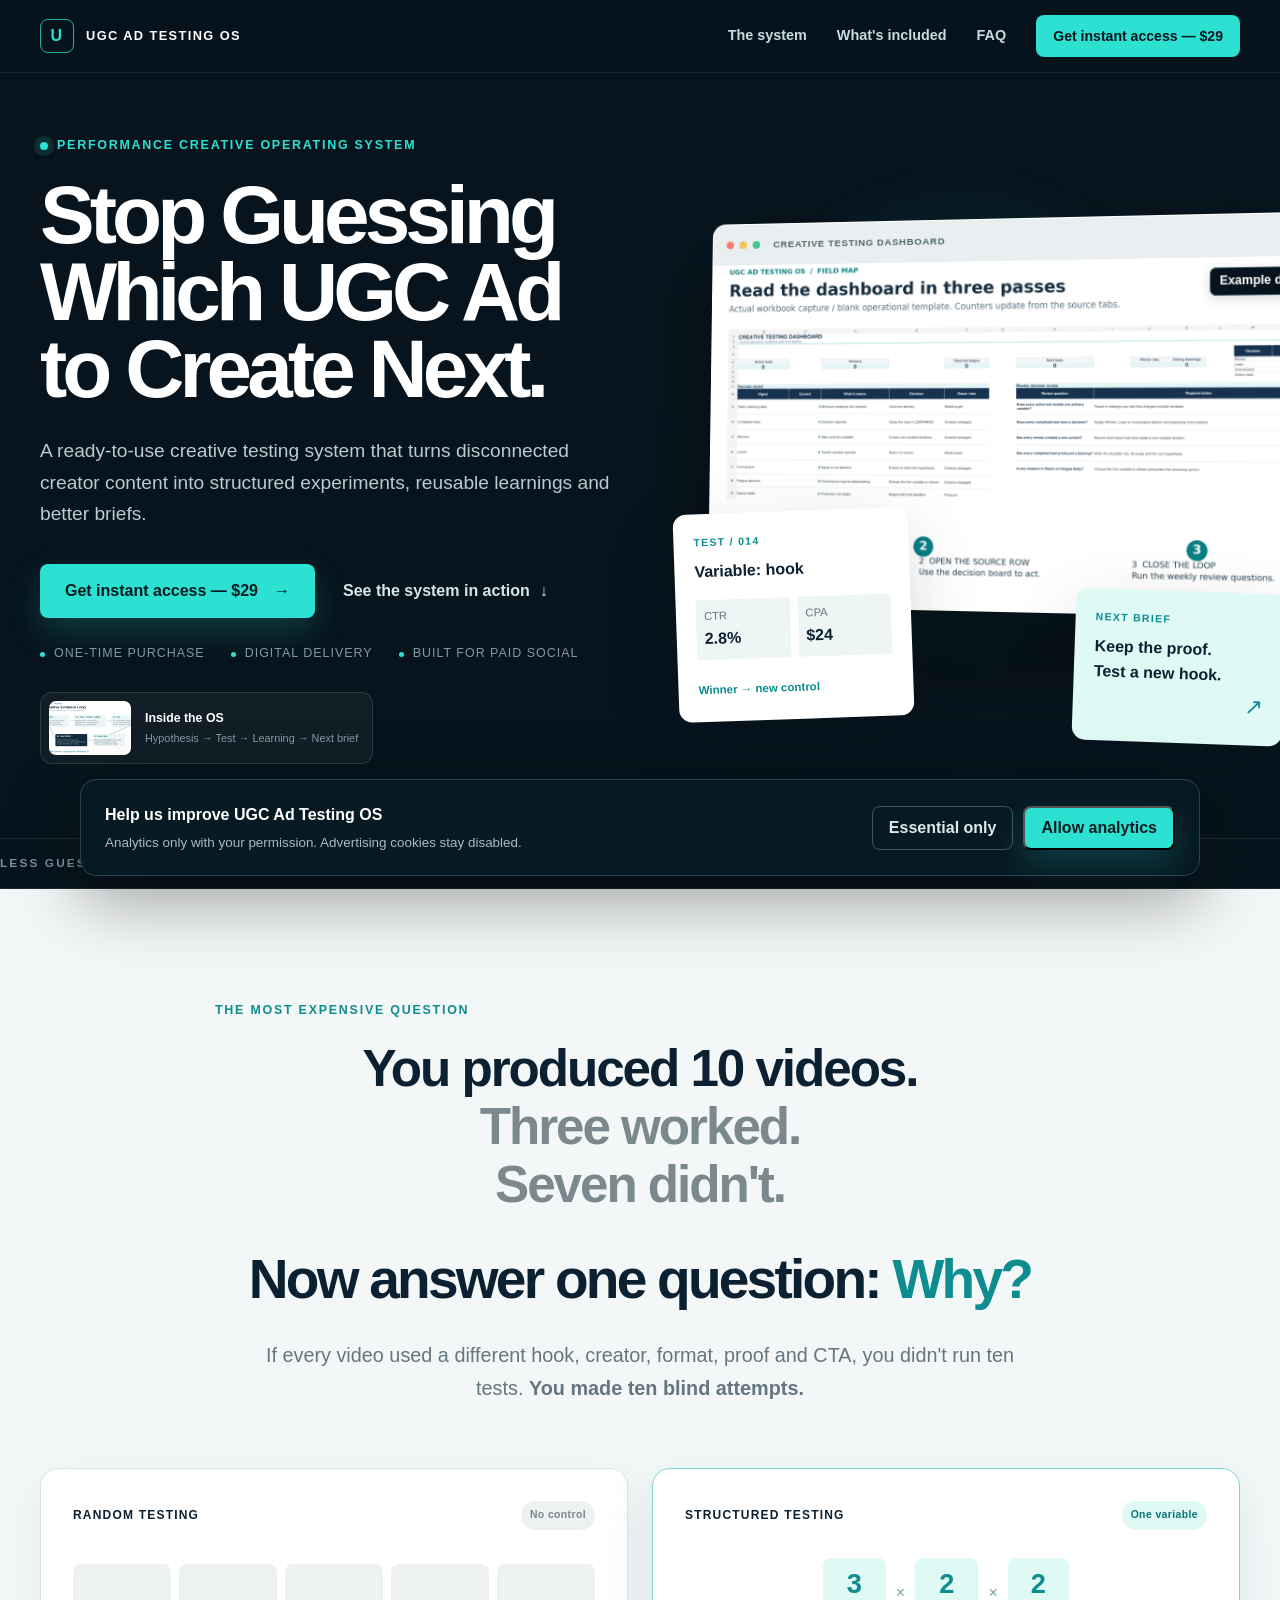
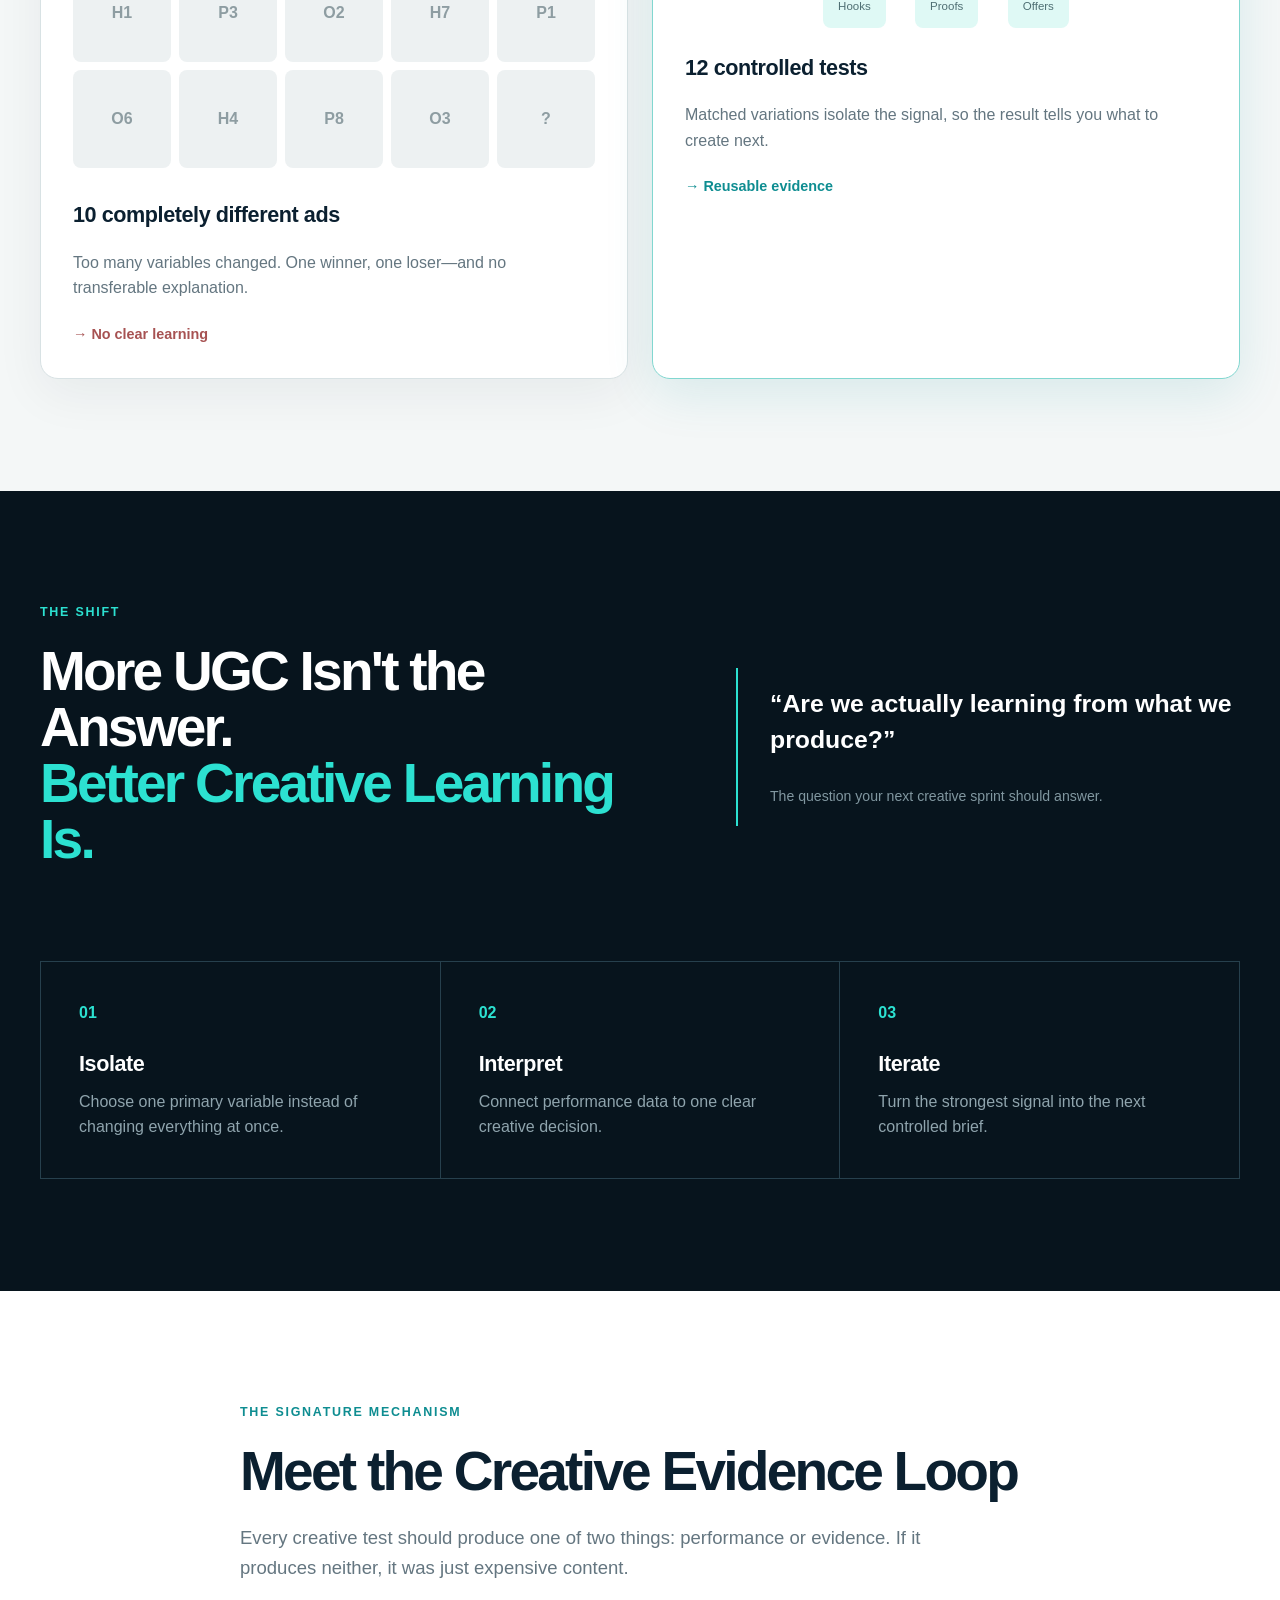
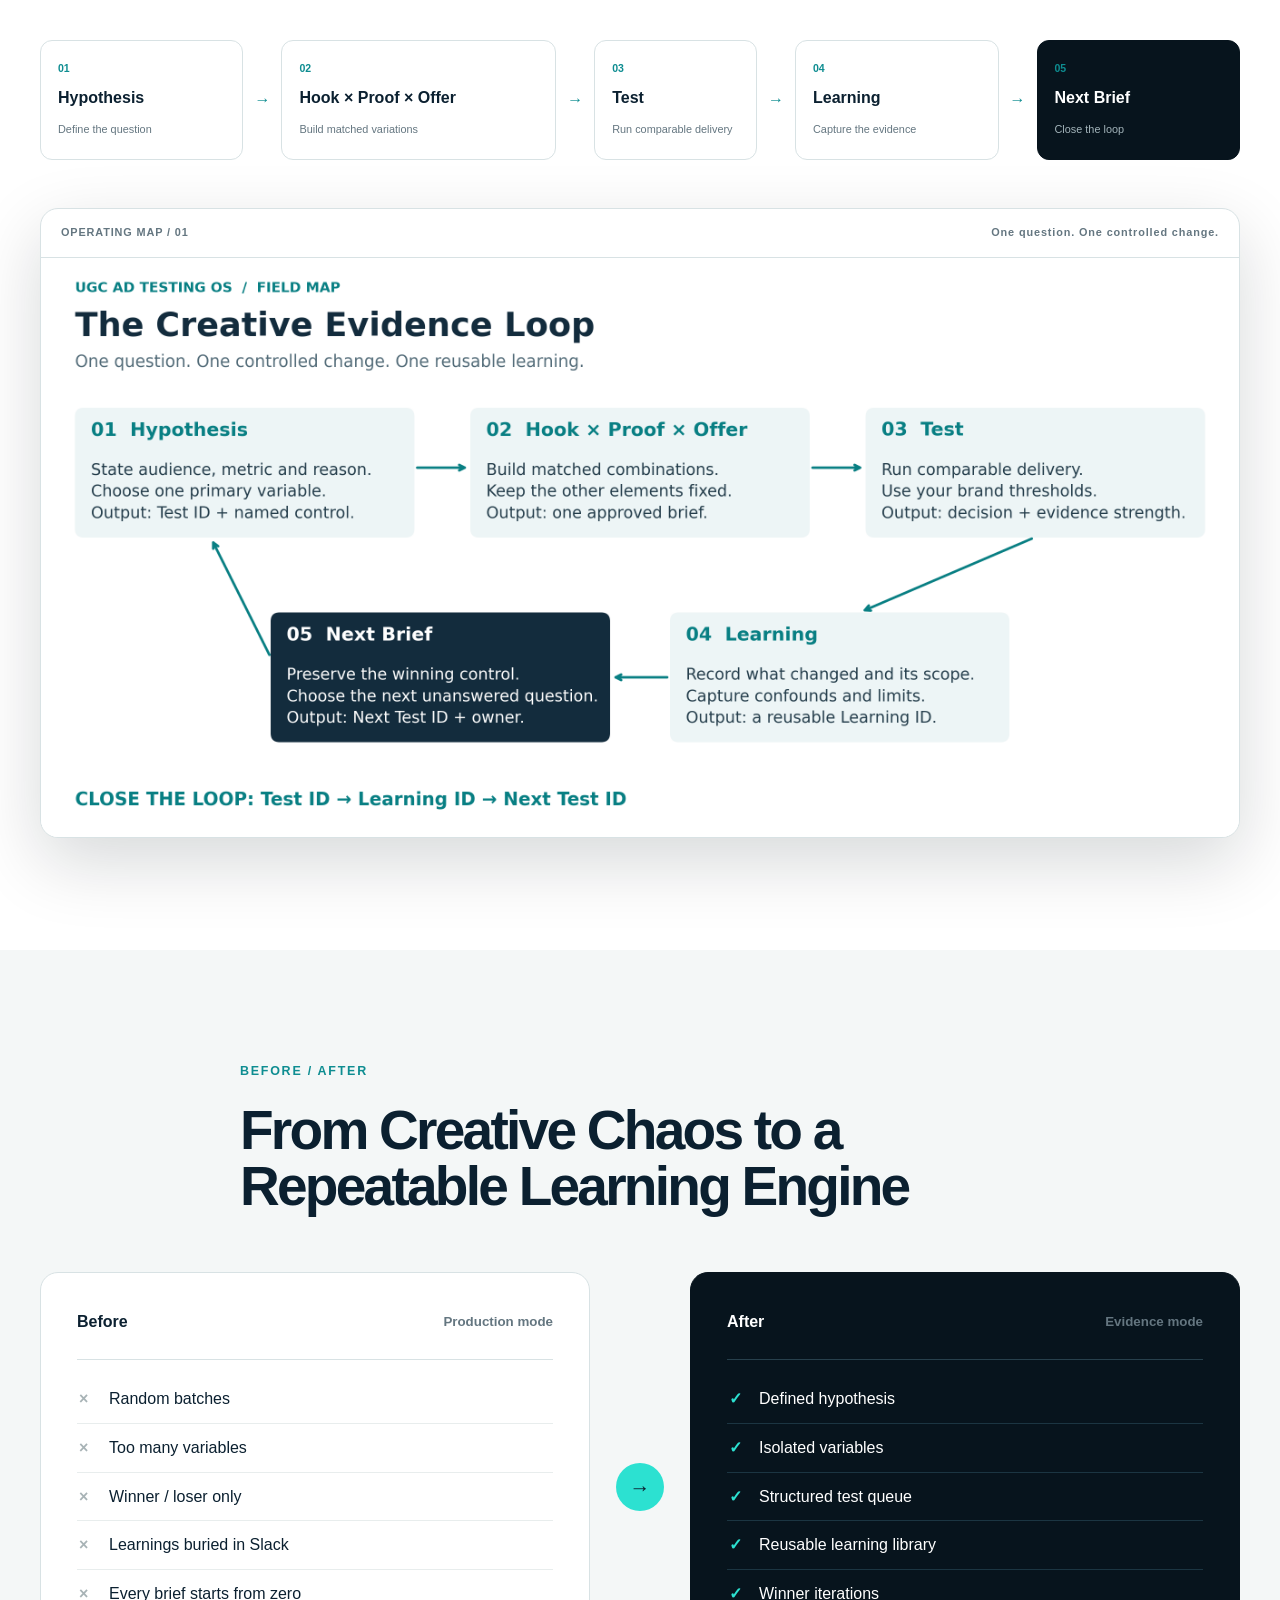
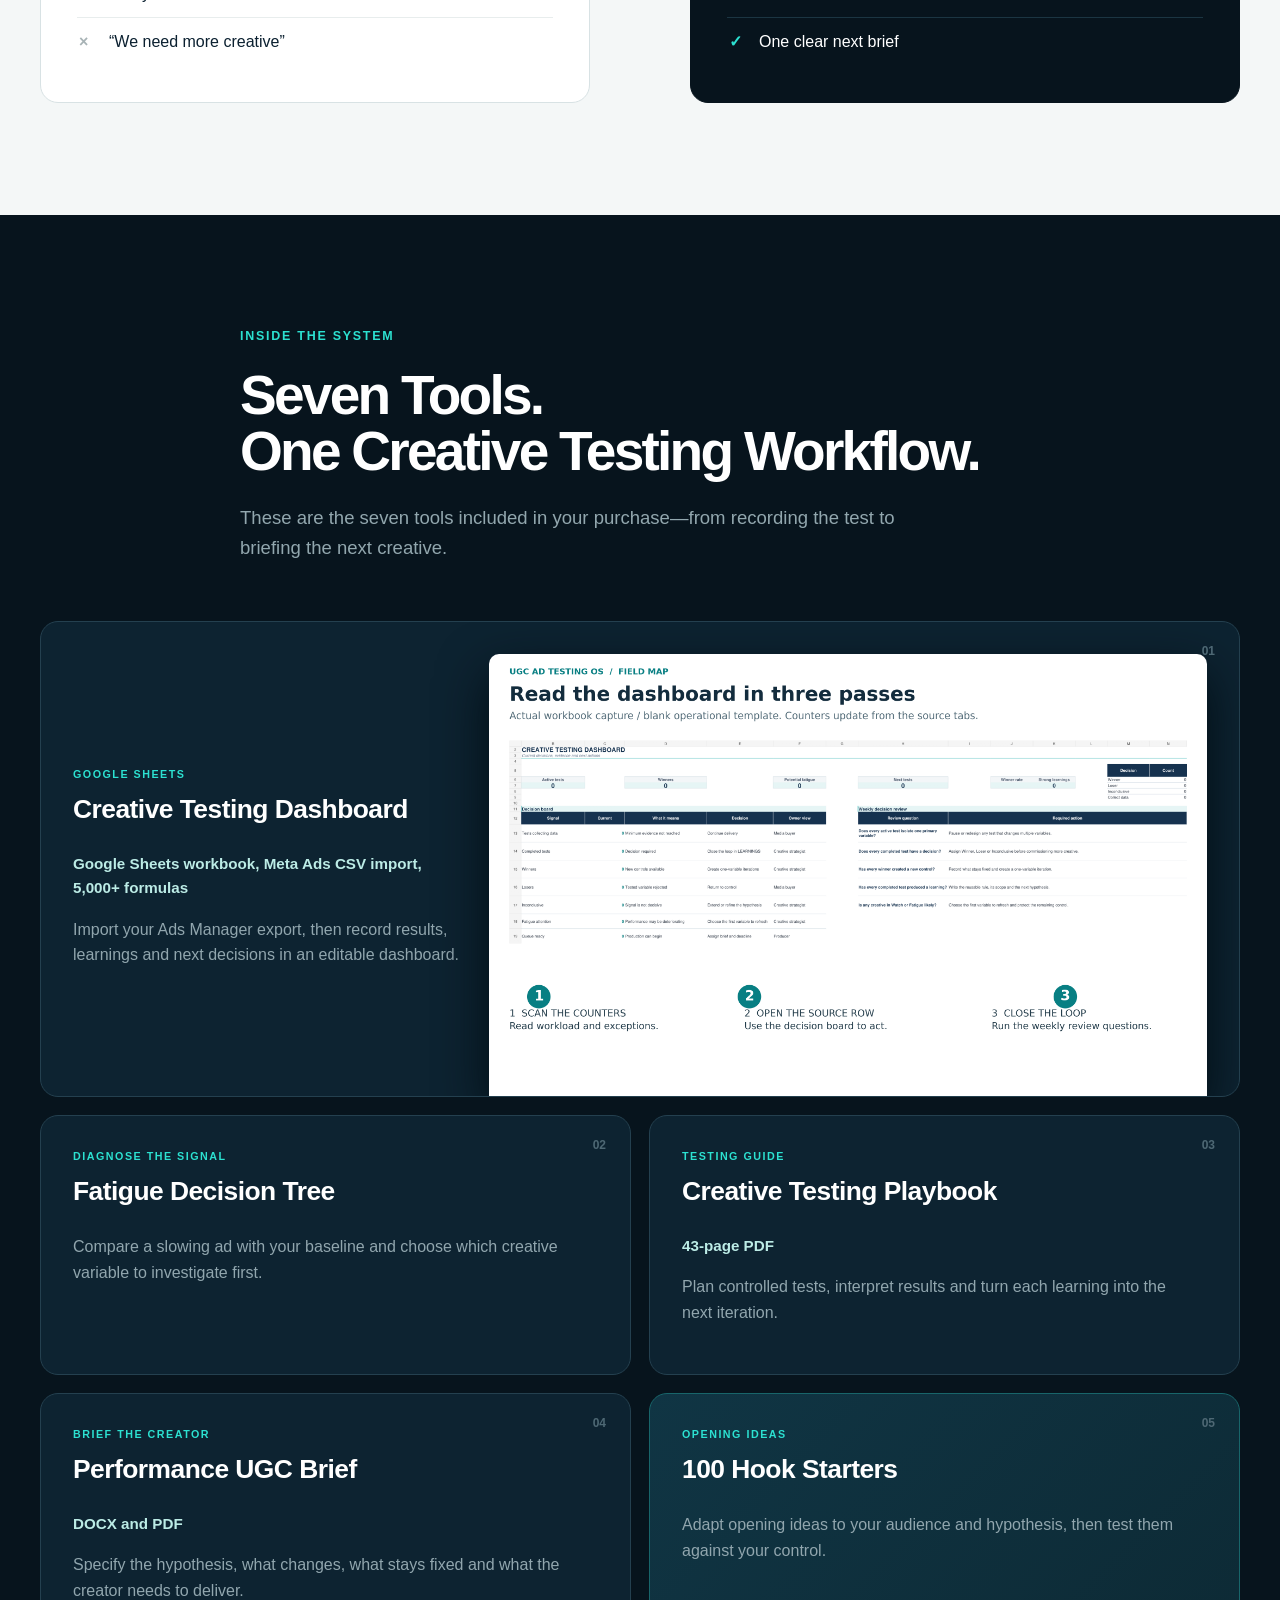
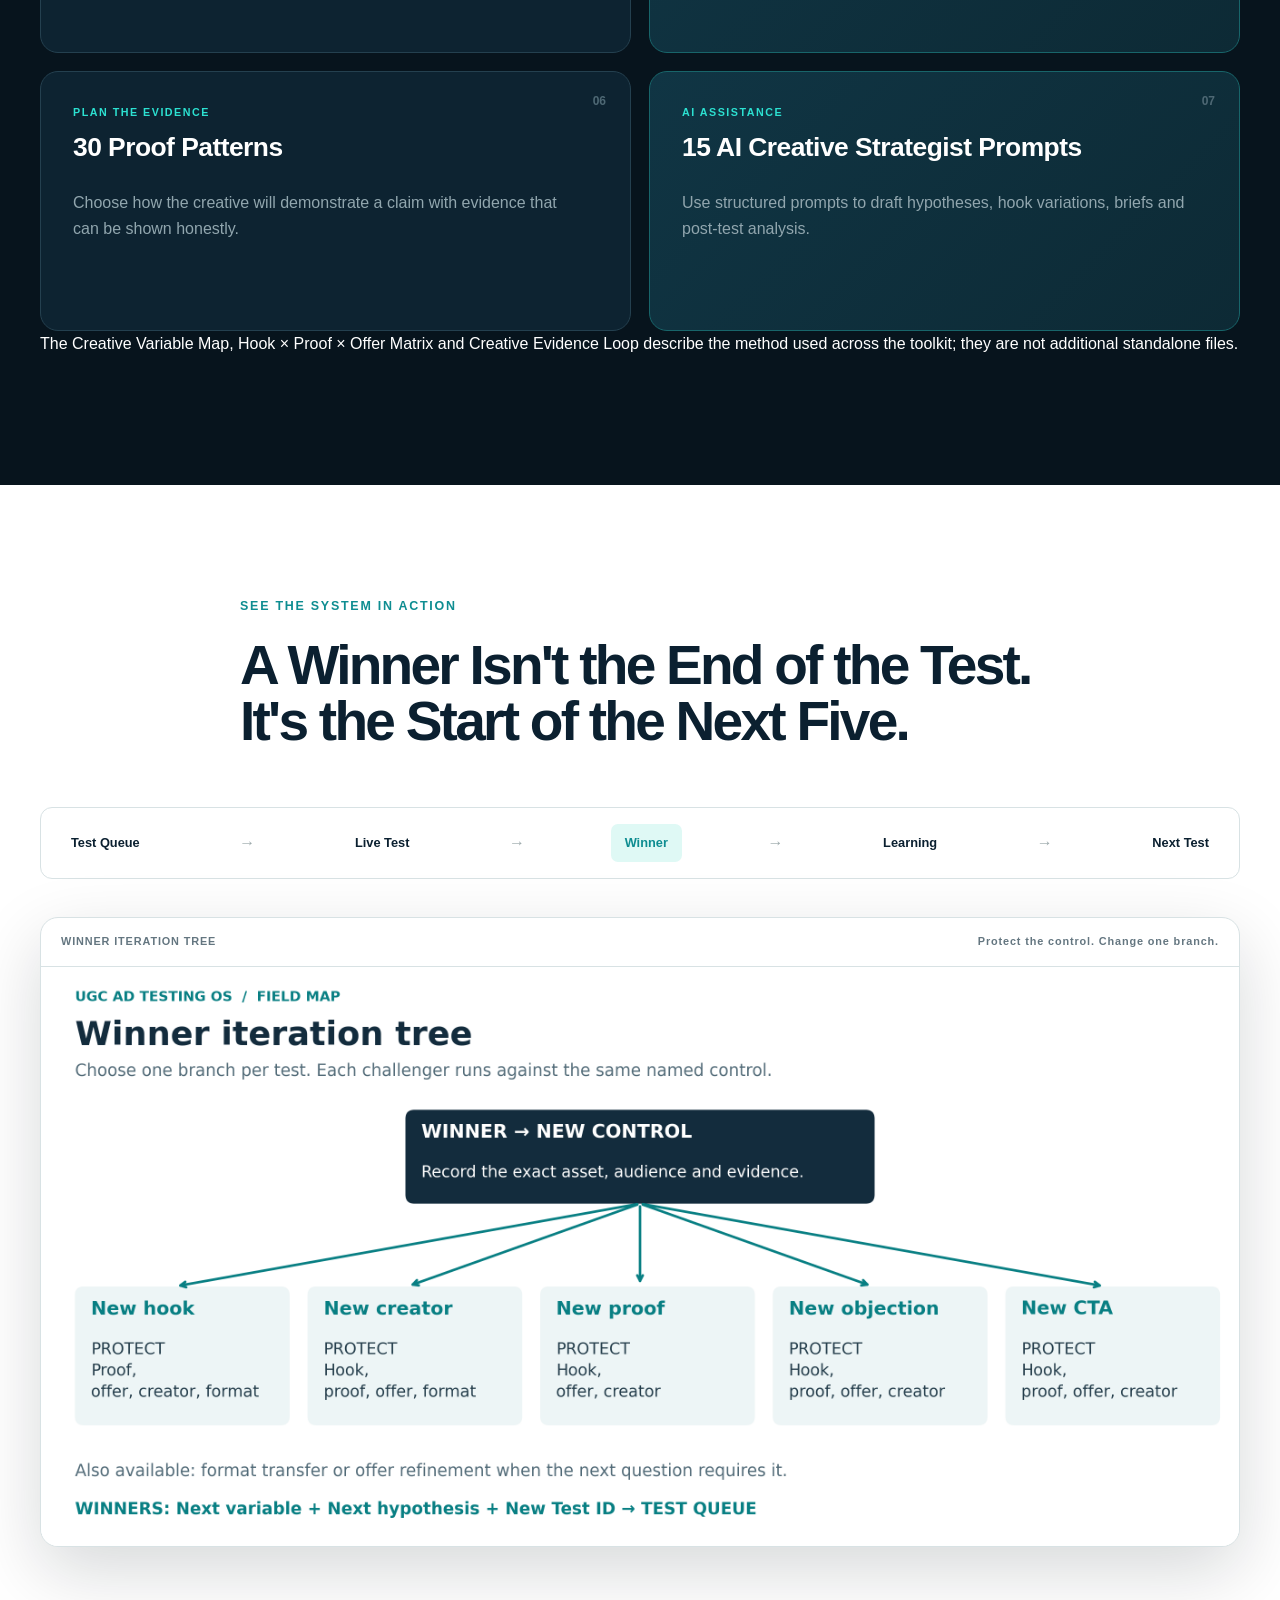
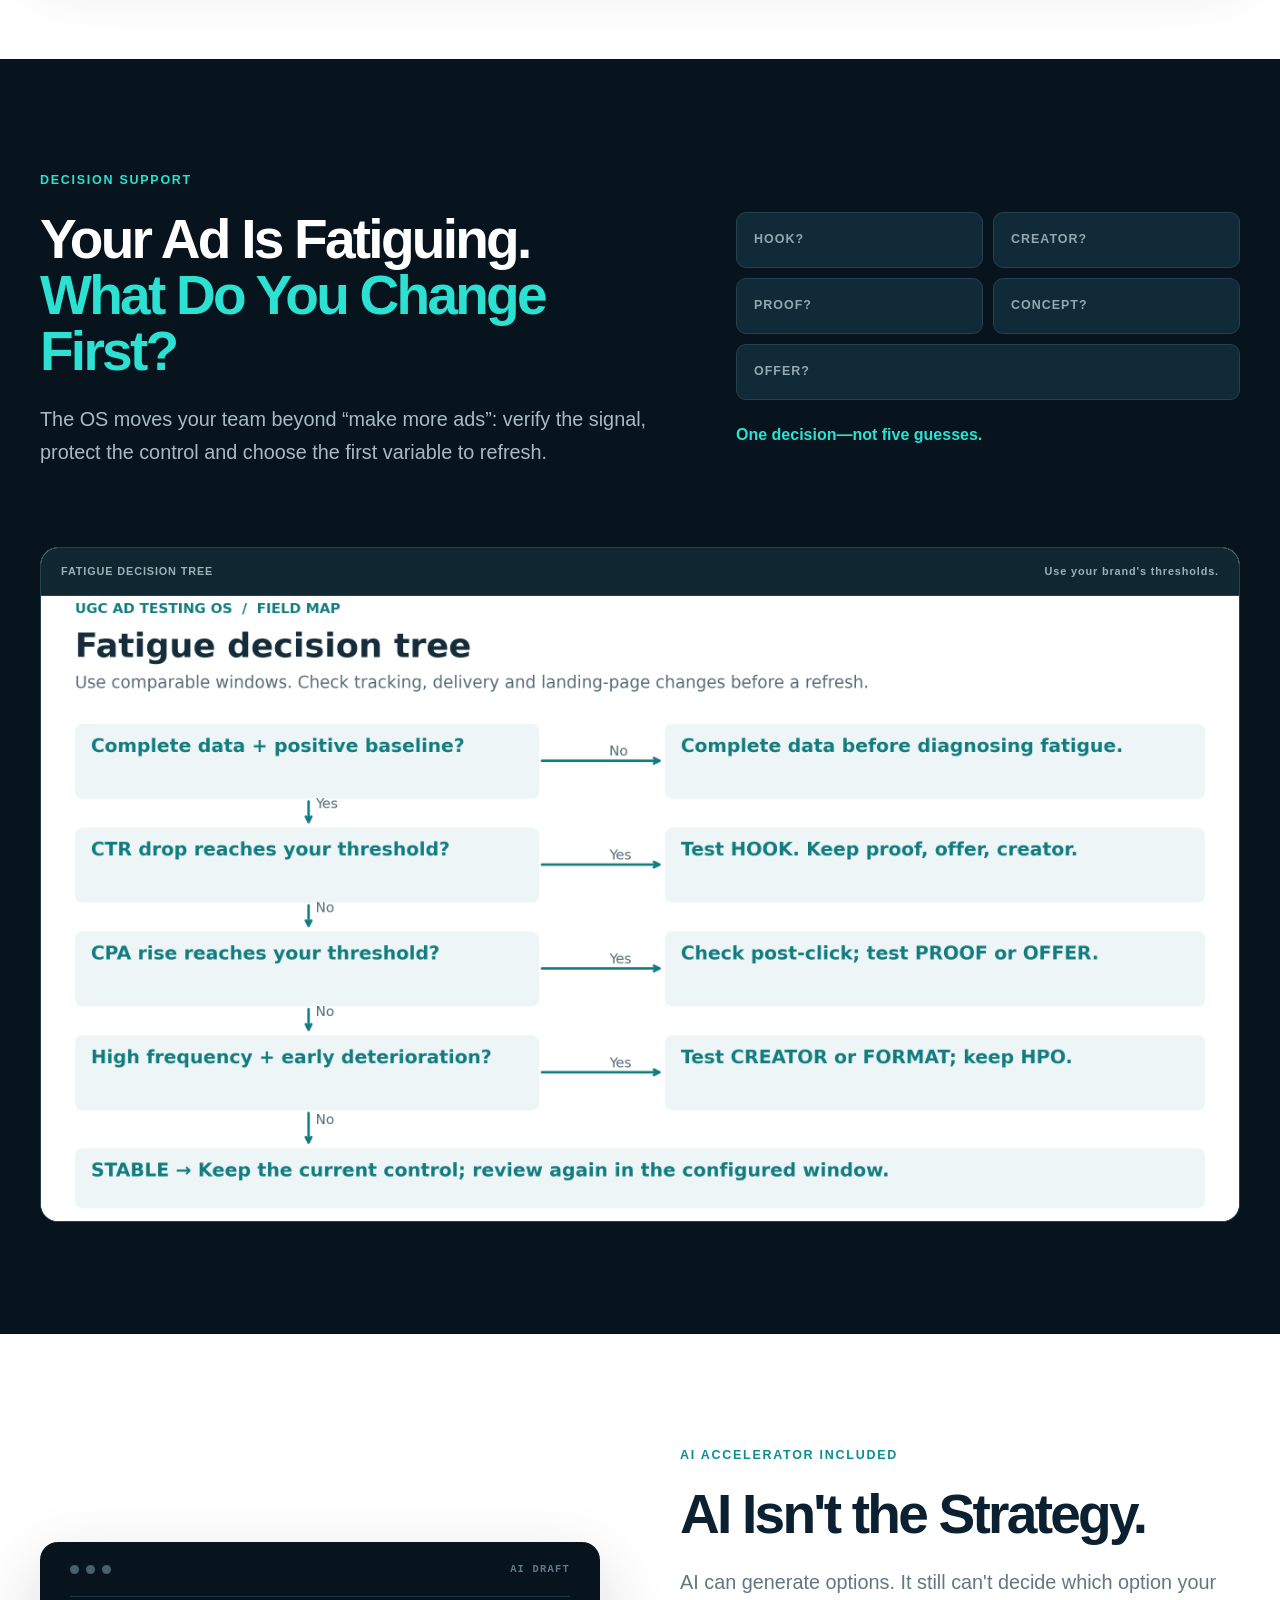
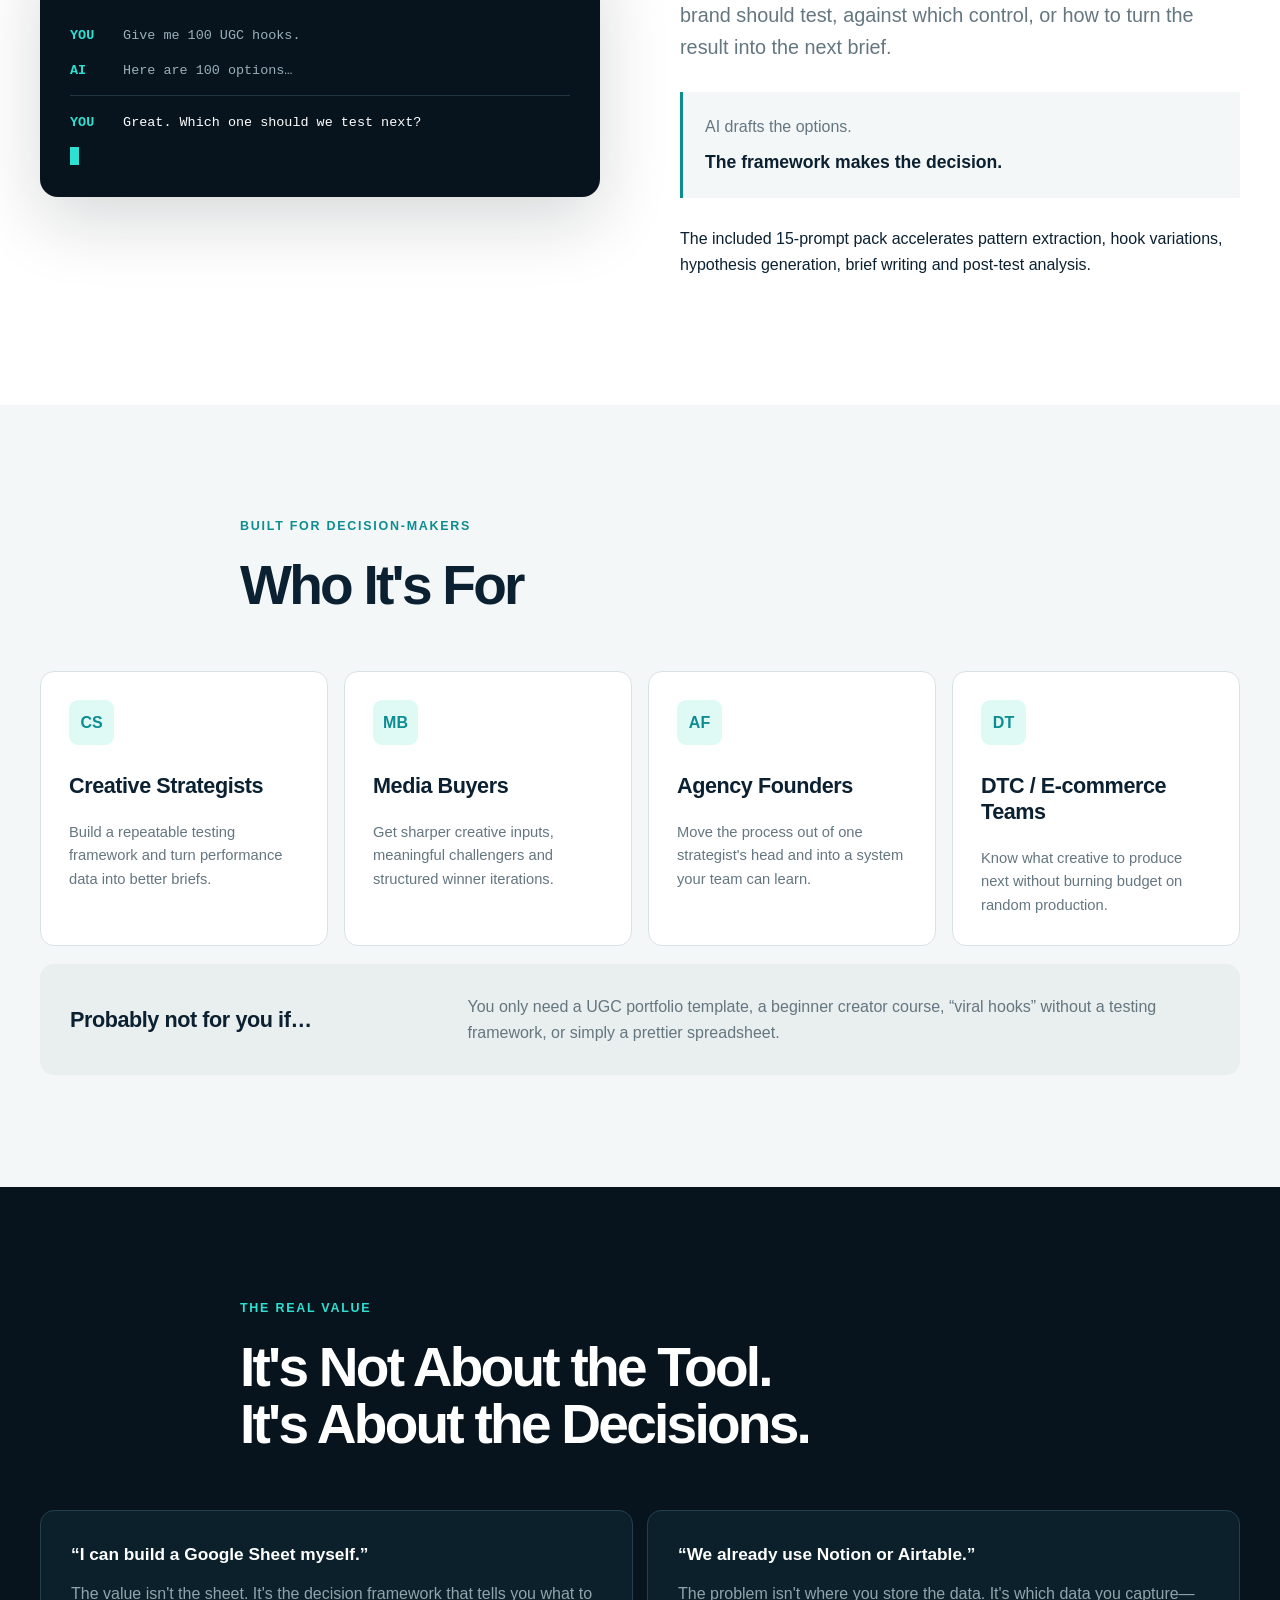
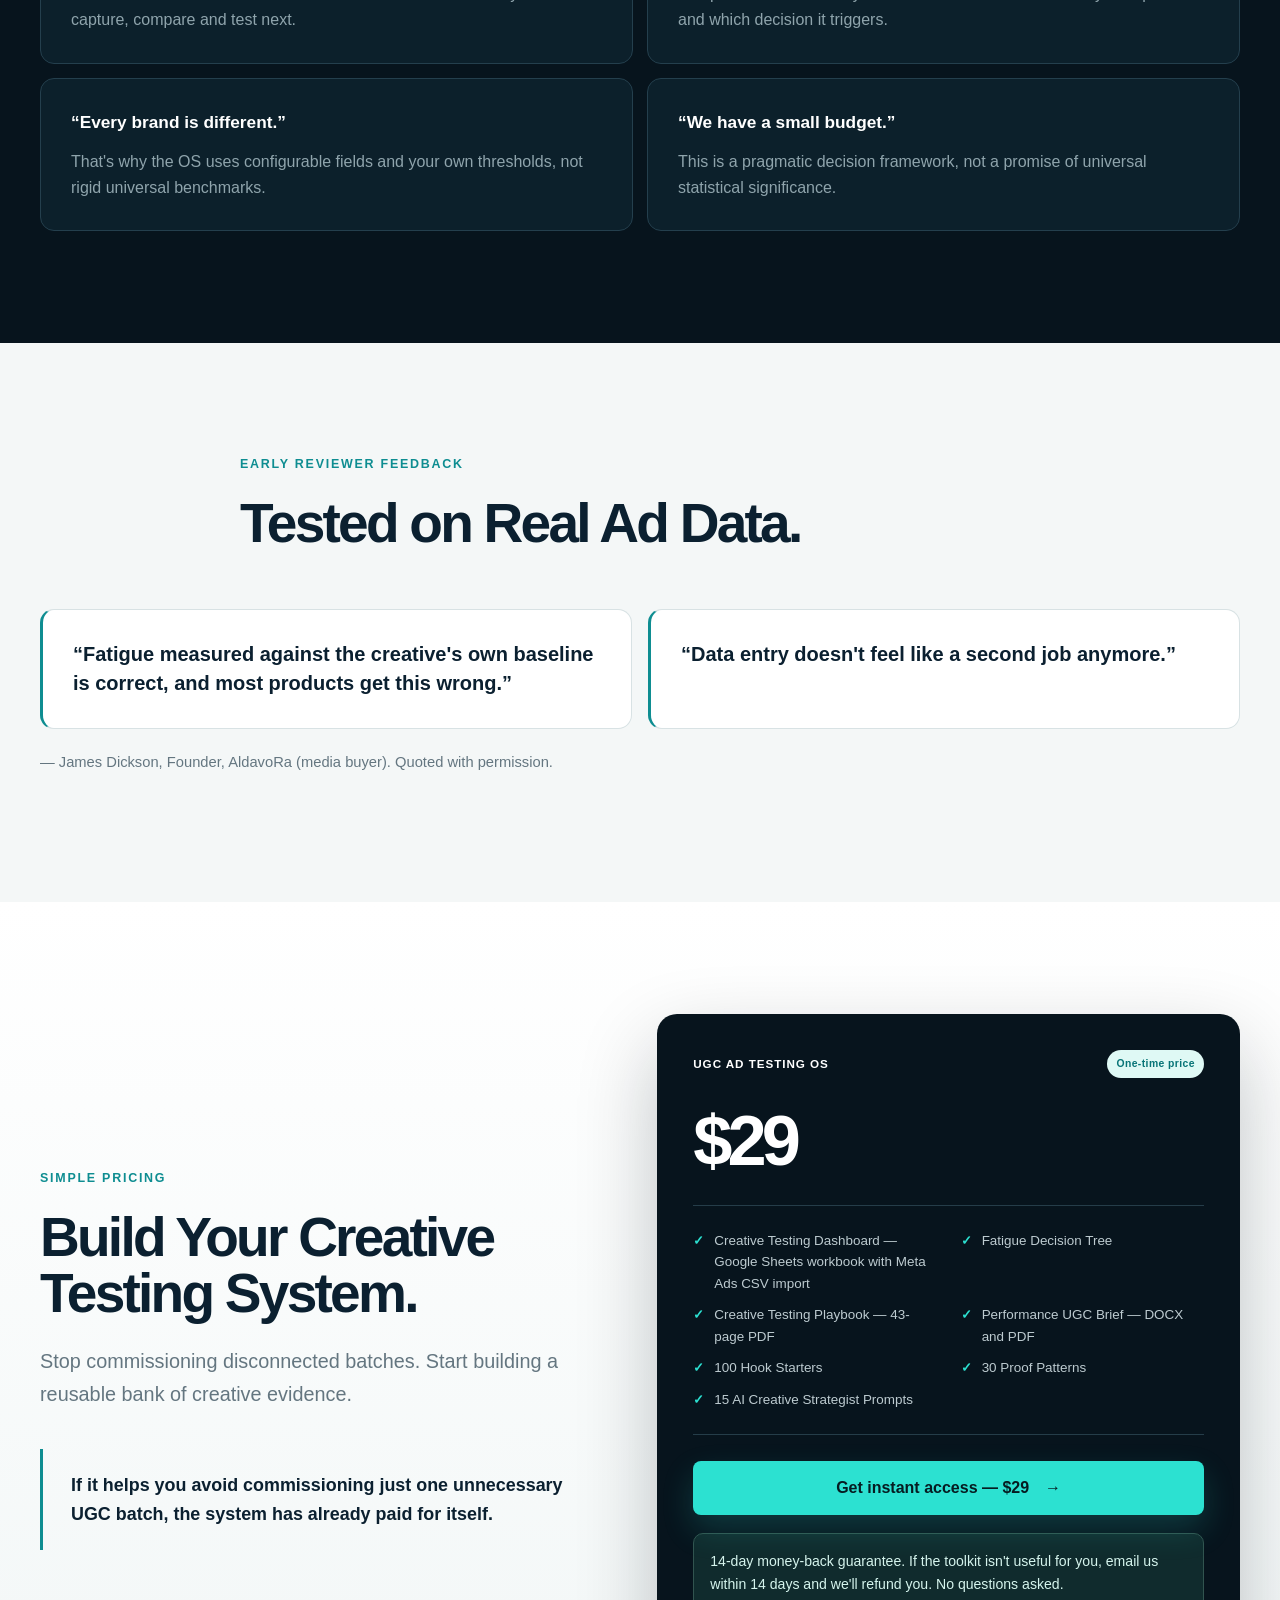
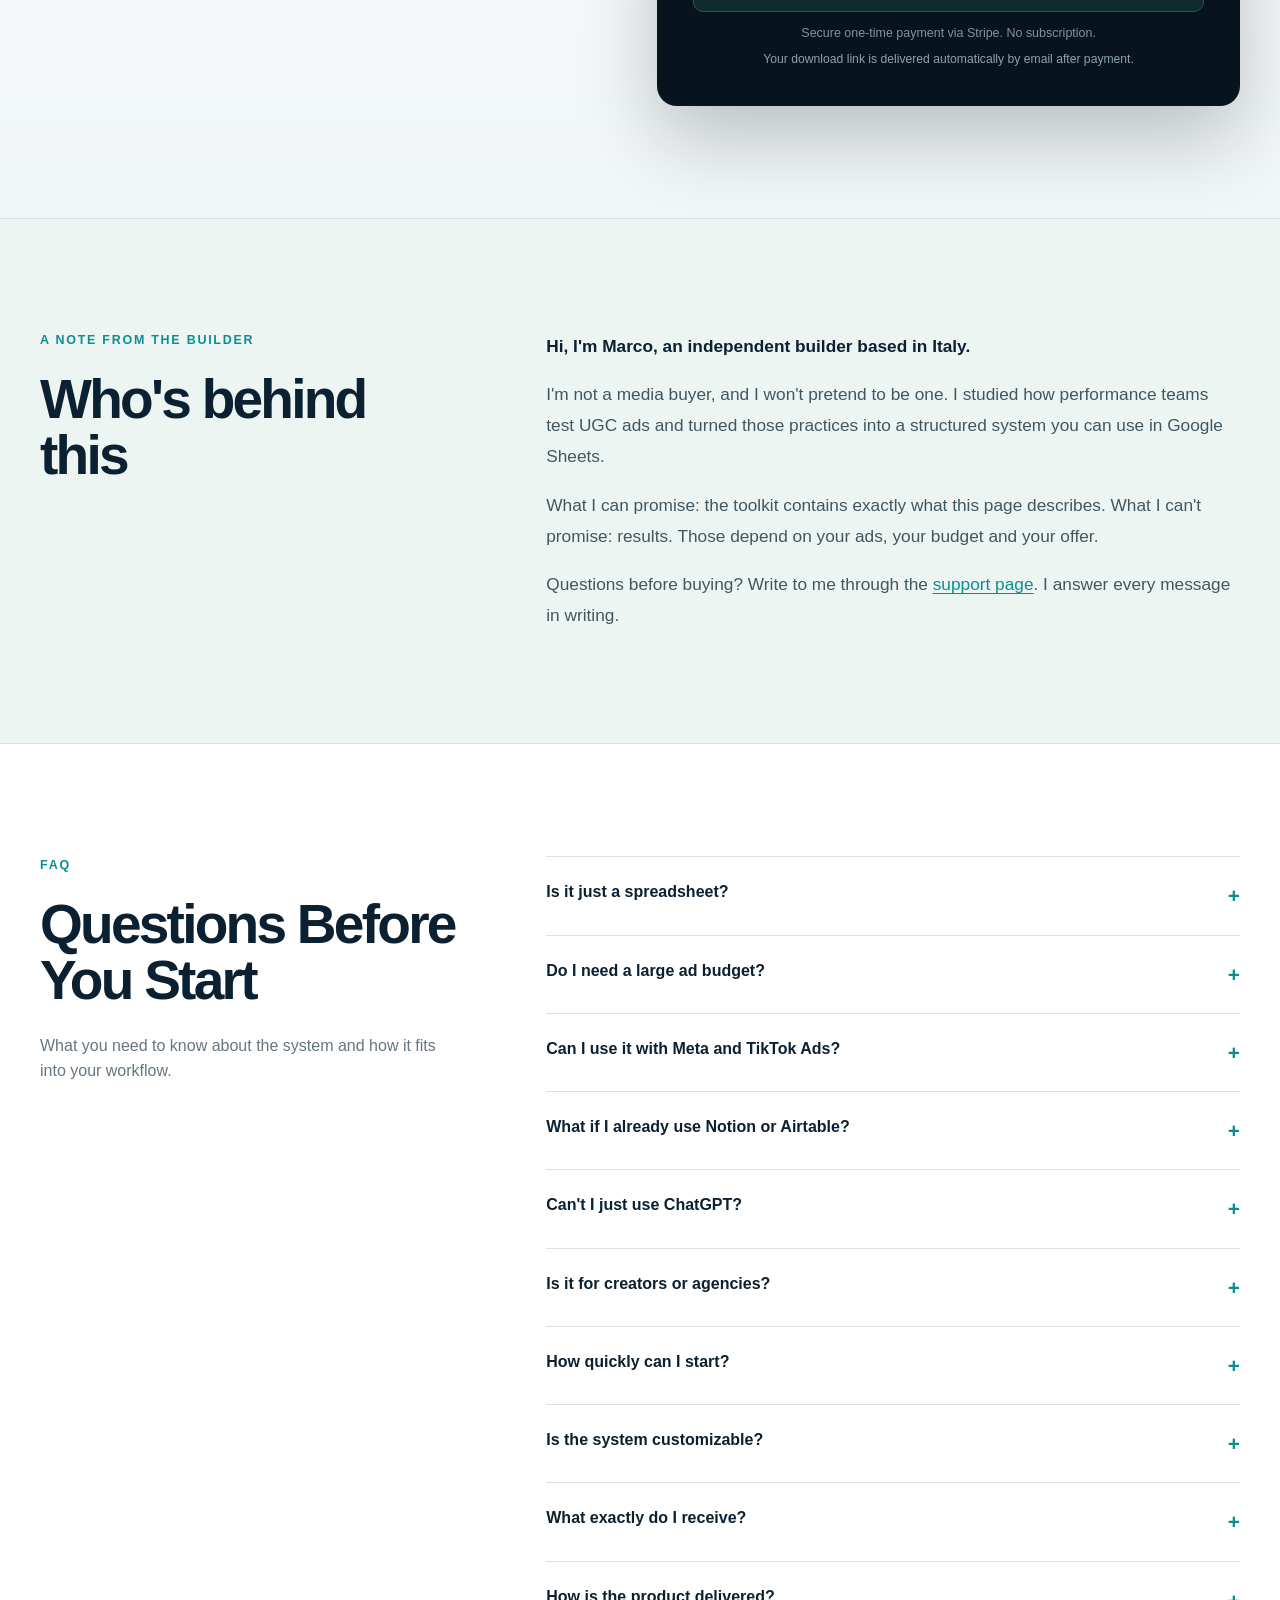
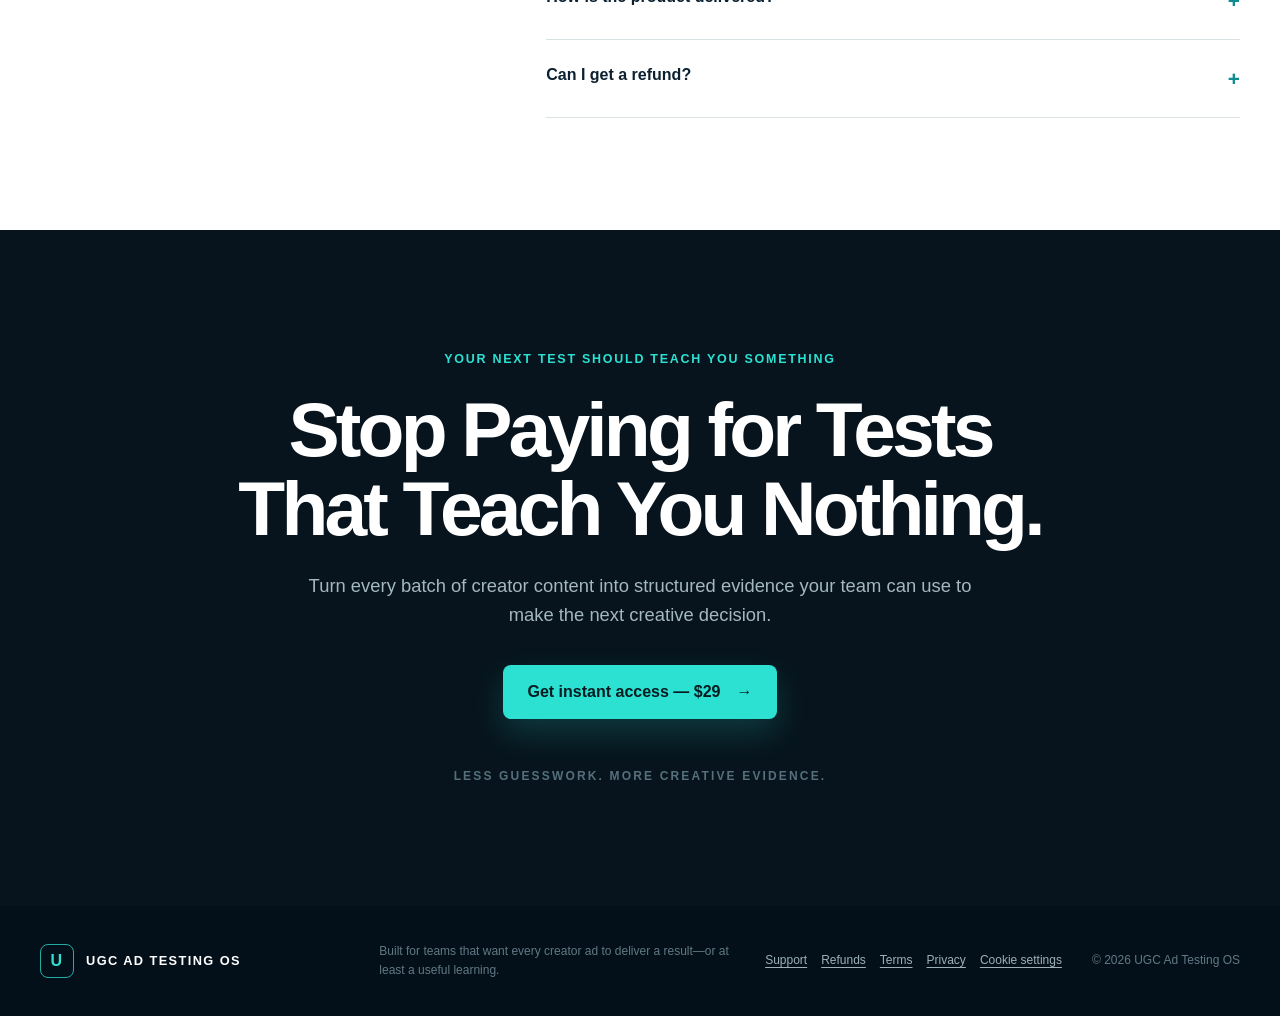
<file: index.html>
<!doctype html>
<html lang="en">
<head>
  <meta charset="utf-8">
  <meta name="viewport" content="width=device-width, initial-scale=1">
  <title>UGC Ad Testing OS — Stop Guessing What to Create Next</title>
  <meta name="description" content="A ready-to-use creative testing system that turns UGC into structured experiments, reusable learnings and better briefs.">
  <meta name="theme-color" content="#07141d">
  <link rel="icon" type="image/svg+xml" href="/favicon.svg">
  <script>
    window.dataLayer = window.dataLayer || [];
    function gtag(){dataLayer.push(arguments);}
    gtag('consent', 'default', {
      analytics_storage: 'denied',
      ad_storage: 'denied',
      ad_user_data: 'denied',
      ad_personalization: 'denied',
      wait_for_update: 500
    });
    gtag('js', new Date());
    gtag('config', 'G-CJK6XB04DD', { anonymize_ip: true });
  </script>
  <script async src="https://www.googletagmanager.com/gtag/js?id=G-CJK6XB04DD"></script>
  <link rel="stylesheet" href="/styles.css">
</head>
<body>
  <a class="skip-link" href="#main">Skip to content</a>
  <header class="site-header">
    <div class="container nav-wrap">
      <a class="brand" href="#top" aria-label="Homepage UGC Ad Testing OS">
        <span class="brand-mark" aria-hidden="true">U</span>
        <span>UGC AD TESTING OS</span>
      </a>
      <button class="nav-toggle" aria-expanded="false" aria-controls="nav-links">
        <span></span><span></span><span></span><span class="sr-only">Open menu</span>
      </button>
      <nav id="nav-links" class="nav-links" aria-label="Main navigation">
        <a href="#system">The system</a>
        <a href="#inside">What's included</a>
        <a href="#faq">FAQ</a>
        <a class="button button-small" href="https://buy.stripe.com/00w9AVcrs43SbbI1n6cEw00">Get instant access — $29</a>
      </nav>
    </div>
  </header>

  <main id="main">
    <section class="hero dark-section" id="top">
      <div class="hero-grid container">
        <div class="hero-copy">
          <p class="eyebrow"><span class="pulse"></span> Performance Creative Operating System</p>
          <h1>Stop Guessing Which UGC Ad to Create Next.</h1>
          <p class="hero-sub">A ready-to-use creative testing system that turns disconnected creator content into structured experiments, reusable learnings and better briefs.</p>
          <div class="hero-actions">
            <a class="button button-primary" href="https://buy.stripe.com/00w9AVcrs43SbbI1n6cEw00">Get instant access — $29 <span aria-hidden="true">→</span></a>
            <a class="text-link" href="#demo">See the system in action <span aria-hidden="true">↓</span></a>
          </div>
          <div class="micro-row" aria-label="Product details">
            <span>One-time purchase</span><span>Digital delivery</span><span>Built for paid social</span>
          </div>
          <figure class="mini-product-thumb">
            <img src="/assets/evidence-loop.png" alt="Preview of the Creative Evidence Loop included in UGC Ad Testing OS">
            <figcaption><strong>Inside the OS</strong><span>Hypothesis → Test → Learning → Next brief</span></figcaption>
          </figure>
        </div>

        <div class="product-stage" aria-label="UGC Ad Testing OS preview">
          <div class="stage-glow"></div>
          <div class="browser-card main-screen">
            <span class="example-data">Example data</span>
            <div class="browser-bar"><i></i><i></i><i></i><span>CREATIVE TESTING DASHBOARD</span></div>
            <img src="/assets/dashboard.png" alt="Creative Testing Dashboard with a decision board and weekly review">
          </div>
          <div class="mini-card test-card">
            <span class="mini-label">TEST / 014</span>
            <strong>Variable: hook</strong>
            <div class="metric-grid"><span>CTR <b>2.8%</b></span><span>CPA <b>$24</b></span></div>
            <span class="status">Winner → new control</span>
          </div>
          <div class="mini-card brief-card">
            <span class="mini-label">NEXT BRIEF</span>
            <strong>Keep the proof.<br>Test a new hook.</strong>
            <span class="card-arrow" aria-hidden="true">↗</span>
          </div>
        </div>
      </div>
      <div class="brand-ribbon" aria-hidden="true">
        <div>LESS GUESSWORK <span>●</span> MORE CREATIVE EVIDENCE <span>●</span> LESS GUESSWORK <span>●</span> MORE CREATIVE EVIDENCE</div>
      </div>
    </section>

    <section class="problem section">
      <div class="container narrow">
        <p class="eyebrow dark">The most expensive question</p>
        <div class="problem-statement">
          <p>You produced <strong>10 videos.</strong></p>
          <p>Three worked.</p>
          <p>Seven didn't.</p>
          <h2>Now answer one question: <em>Why?</em></h2>
        </div>
        <p class="lead centered">If every video used a different hook, creator, format, proof and CTA, you didn't run ten tests. <strong>You made ten blind attempts.</strong></p>
      </div>
      <div class="container compare-grid">
        <article class="compare-card random">
          <div class="compare-head"><span>RANDOM TESTING</span><span class="badge badge-muted">No control</span></div>
          <div class="ad-grid" aria-hidden="true">
            <i>H1</i><i>P3</i><i>O2</i><i>H7</i><i>P1</i><i>O6</i><i>H4</i><i>P8</i><i>O3</i><i>?</i>
          </div>
          <h3>10 completely different ads</h3>
          <p>Too many variables changed. One winner, one loser—and no transferable explanation.</p>
          <strong class="outcome bad">→ No clear learning</strong>
        </article>
        <article class="compare-card structured">
          <div class="compare-head"><span>STRUCTURED TESTING</span><span class="badge">One variable</span></div>
          <div class="formula" aria-label="Three hooks multiplied by two proofs and two offers equals twelve controlled tests">
            <span><b>3</b> Hooks</span><i>×</i><span><b>2</b> Proofs</span><i>×</i><span><b>2</b> Offers</span>
          </div>
          <h3>12 controlled tests</h3>
          <p>Matched variations isolate the signal, so the result tells you what to create next.</p>
          <strong class="outcome good">→ Reusable evidence</strong>
        </article>
      </div>
    </section>

    <section class="big-idea dark-section section">
      <div class="container split">
        <div>
          <p class="eyebrow">The shift</p>
          <h2>More UGC Isn't the Answer.<br><span class="accent">Better Creative Learning Is.</span></h2>
        </div>
        <div class="quote-panel">
          <p>“Are we actually learning from what we produce?”</p>
          <span>The question your next creative sprint should answer.</span>
        </div>
      </div>
      <div class="container principle-grid">
        <div><span>01</span><h3>Isolate</h3><p>Choose one primary variable instead of changing everything at once.</p></div>
        <div><span>02</span><h3>Interpret</h3><p>Connect performance data to one clear creative decision.</p></div>
        <div><span>03</span><h3>Iterate</h3><p>Turn the strongest signal into the next controlled brief.</p></div>
      </div>
    </section>

    <section class="section mechanism" id="system">
      <div class="container section-heading">
        <p class="eyebrow dark">The signature mechanism</p>
        <h2>Meet the Creative Evidence Loop</h2>
        <p>Every creative test should produce one of two things: performance or evidence. If it produces neither, it was just expensive content.</p>
      </div>
      <div class="container loop" role="list" aria-label="Creative Evidence Loop stages">
        <div class="loop-step" role="listitem"><span>01</span><b>Hypothesis</b><small>Define the question</small></div>
        <i aria-hidden="true">→</i>
        <div class="loop-step wide" role="listitem"><span>02</span><b>Hook × Proof × Offer</b><small>Build matched variations</small></div>
        <i aria-hidden="true">→</i>
        <div class="loop-step" role="listitem"><span>03</span><b>Test</b><small>Run comparable delivery</small></div>
        <i aria-hidden="true">→</i>
        <div class="loop-step" role="listitem"><span>04</span><b>Learning</b><small>Capture the evidence</small></div>
        <i aria-hidden="true">→</i>
        <div class="loop-step active" role="listitem"><span>05</span><b>Next Brief</b><small>Close the loop</small></div>
      </div>
      <div class="container image-frame">
        <div class="frame-label"><span>OPERATING MAP / 01</span><span>One question. One controlled change.</span></div>
        <img src="/assets/evidence-loop.png" alt="Five-stage Creative Evidence Loop from hypothesis to next brief">
      </div>
    </section>

    <section class="section before-after">
      <div class="container section-heading">
        <p class="eyebrow dark">Before / after</p>
        <h2>From Creative Chaos to a Repeatable Learning Engine</h2>
      </div>
      <div class="container transformation">
        <div class="transform-col before">
          <div class="transform-title"><span>Before</span><small>Production mode</small></div>
          <ul>
            <li>Random batches</li><li>Too many variables</li><li>Winner / loser only</li>
            <li>Learnings buried in Slack</li><li>Every brief starts from zero</li><li>“We need more creative”</li>
          </ul>
        </div>
        <div class="transform-arrow" aria-hidden="true">→</div>
        <div class="transform-col after">
          <div class="transform-title"><span>After</span><small>Evidence mode</small></div>
          <ul>
            <li>Defined hypothesis</li><li>Isolated variables</li><li>Structured test queue</li>
            <li>Reusable learning library</li><li>Winner iterations</li><li>One clear next brief</li>
          </ul>
        </div>
      </div>
    </section>

    <section class="section bundle" id="inside">
      <div class="container section-heading light-heading">
        <p class="eyebrow">Inside the system</p>
        <h2>Seven Tools.<br>One Creative Testing Workflow.</h2>
        <p>These are the seven tools included in your purchase—from recording the test to briefing the next creative.</p>
      </div>
      <div class="container bundle-grid">
        <article class="bundle-card dashboard-card">
          <span class="card-index">01</span>
          <div><p class="card-kicker">GOOGLE SHEETS</p><h3>Creative Testing Dashboard</h3><p class="tool-spec">Google Sheets workbook, Meta Ads CSV import, 5,000+ formulas</p><p>Import your Ads Manager export, then record results, learnings and next decisions in an editable dashboard.</p></div>
          <img src="/assets/dashboard.png" alt="Annotated preview of the included Creative Testing Dashboard">
        </article>
        <article class="bundle-card">
          <span class="card-index">02</span><p class="card-kicker">DIAGNOSE THE SIGNAL</p><h3>Fatigue Decision Tree</h3>
          <p>Compare a slowing ad with your baseline and choose which creative variable to investigate first.</p>
        </article>
        <article class="bundle-card">
          <span class="card-index">03</span><p class="card-kicker">TESTING GUIDE</p><h3>Creative Testing Playbook</h3><p class="tool-spec">43-page PDF</p>
          <p>Plan controlled tests, interpret results and turn each learning into the next iteration.</p>
        </article>
        <article class="bundle-card">
          <span class="card-index">04</span><p class="card-kicker">BRIEF THE CREATOR</p><h3>Performance UGC Brief</h3><p class="tool-spec">DOCX and PDF</p>
          <p>Specify the hypothesis, what changes, what stays fixed and what the creator needs to deliver.</p>
        </article>
        <article class="bundle-card accent-card">
          <span class="card-index">05</span><p class="card-kicker">OPENING IDEAS</p><h3>100 Hook Starters</h3>
          <p>Adapt opening ideas to your audience and hypothesis, then test them against your control.</p>
        </article>
        <article class="bundle-card">
          <span class="card-index">06</span><p class="card-kicker">PLAN THE EVIDENCE</p><h3>30 Proof Patterns</h3>
          <p>Choose how the creative will demonstrate a claim with evidence that can be shown honestly.</p>
        </article>
        <article class="bundle-card accent-card">
          <span class="card-index">07</span><p class="card-kicker">AI ASSISTANCE</p><h3>15 AI Creative Strategist Prompts</h3>
          <p>Use structured prompts to draft hypotheses, hook variations, briefs and post-test analysis.</p>
        </article>
      </div>
      <p class="container bundle-method-note">The Creative Variable Map, Hook × Proof × Offer Matrix and Creative Evidence Loop describe the method used across the toolkit; they are not additional standalone files.</p>
    </section>

    <section class="section demo" id="demo">
      <div class="container section-heading">
        <p class="eyebrow dark">See the system in action</p>
        <h2>A Winner Isn't the End of the Test.<br>It's the Start of the Next Five.</h2>
      </div>
      <div class="container pipeline" aria-label="Testing workflow">
        <span>Test Queue</span><i>→</i><span>Live Test</span><i>→</i><span class="current">Winner</span><i>→</i><span>Learning</span><i>→</i><span>Next Test</span>
      </div>
      <div class="container image-frame">
        <div class="frame-label"><span>WINNER ITERATION TREE</span><span>Protect the control. Change one branch.</span></div>
        <img src="/assets/winner-tree.png" alt="Winner iteration tree with new hook, creator, proof, objection and CTA tests">
      </div>
    </section>

    <section class="section fatigue dark-section">
      <div class="container split fatigue-intro">
        <div>
          <p class="eyebrow">Decision support</p>
          <h2>Your Ad Is Fatiguing.<br><span class="accent">What Do You Change First?</span></h2>
          <p class="lead">The OS moves your team beyond “make more ads”: verify the signal, protect the control and choose the first variable to refresh.</p>
        </div>
        <div class="diagnostic" aria-label="Creative fatigue variables">
          <span>HOOK?</span><span>CREATOR?</span><span>PROOF?</span><span>CONCEPT?</span><span>OFFER?</span>
          <strong>One decision—not five guesses.</strong>
        </div>
      </div>
      <div class="container image-frame dark-frame">
        <div class="frame-label"><span>FATIGUE DECISION TREE</span><span>Use your brand's thresholds.</span></div>
        <img src="/assets/fatigue-tree.png" alt="Fatigue decision tree for testing the hook, proof, offer, creator or format">
      </div>
    </section>

    <section class="section ai-section">
      <div class="container ai-grid">
        <div class="ai-terminal" aria-label="Example interaction with an AI prompt">
          <div class="terminal-top"><span></span><span></span><span></span><b>AI DRAFT</b></div>
          <p><i>YOU</i> Give me 100 UGC hooks.</p>
          <p><i>AI</i> Here are 100 options…</p>
          <p class="terminal-question"><i>YOU</i> Great. Which one should we test next?</p>
          <div class="cursor"></div>
        </div>
        <div>
          <p class="eyebrow dark">AI accelerator included</p>
          <h2>AI Isn't the Strategy.</h2>
          <p class="lead">AI can generate options. It still can't decide which option your brand should test, against which control, or how to turn the result into the next brief.</p>
          <div class="equation"><span>AI drafts the options.</span><strong>The framework makes the decision.</strong></div>
          <p>The included 15-prompt pack accelerates pattern extraction, hook variations, hypothesis generation, brief writing and post-test analysis.</p>
        </div>
      </div>
    </section>

    <section class="section audience">
      <div class="container section-heading">
        <p class="eyebrow dark">Built for decision-makers</p>
        <h2>Who It's For</h2>
      </div>
      <div class="container audience-grid">
        <article><span>CS</span><h3>Creative Strategists</h3><p>Build a repeatable testing framework and turn performance data into better briefs.</p></article>
        <article><span>MB</span><h3>Media Buyers</h3><p>Get sharper creative inputs, meaningful challengers and structured winner iterations.</p></article>
        <article><span>AF</span><h3>Agency Founders</h3><p>Move the process out of one strategist's head and into a system your team can learn.</p></article>
        <article><span>DT</span><h3>DTC / E-commerce Teams</h3><p>Know what creative to produce next without burning budget on random production.</p></article>
      </div>
      <div class="container not-for">
        <h3>Probably not for you if…</h3>
        <p>You only need a UGC portfolio template, a beginner creator course, “viral hooks” without a testing framework, or simply a prettier spreadsheet.</p>
      </div>
    </section>

    <section class="section objections dark-section">
      <div class="container section-heading light-heading">
        <p class="eyebrow">The real value</p>
        <h2>It's Not About the Tool.<br>It's About the Decisions.</h2>
      </div>
      <div class="container objection-grid">
        <article><span>“I can build a Google Sheet myself.”</span><p>The value isn't the sheet. It's the decision framework that tells you what to capture, compare and test next.</p></article>
        <article><span>“We already use Notion or Airtable.”</span><p>The problem isn't where you store the data. It's which data you capture—and which decision it triggers.</p></article>
        <article><span>“Every brand is different.”</span><p>That's why the OS uses configurable fields and your own thresholds, not rigid universal benchmarks.</p></article>
        <article><span>“We have a small budget.”</span><p>This is a pragmatic decision framework, not a promise of universal statistical significance.</p></article>
      </div>
    </section>

    <section class="section proof-section" id="feedback">
      <div class="container section-heading">
        <p class="eyebrow dark">Early reviewer feedback</p>
        <h2>Tested on Real Ad Data.</h2>
      </div>
      <div class="container proof-grid">
        <figure><blockquote>“Fatigue measured against the creative's own baseline is correct, and most products get this wrong.”</blockquote></figure>
        <figure><blockquote>“Data entry doesn't feel like a second job anymore.”</blockquote></figure>
      </div>
      <p class="container proof-author">— James Dickson, Founder, AldavoRa (media buyer). Quoted with permission.</p>
    </section>

    <section class="section offer-section" id="offer">
      <div class="container offer-grid">
        <div class="offer-copy">
          <p class="eyebrow dark">SIMPLE PRICING</p>
          <h2>Build Your Creative Testing System.</h2>
          <p class="lead">Stop commissioning disconnected batches. Start building a reusable bank of creative evidence.</p>
          <blockquote>If it helps you avoid commissioning just one unnecessary UGC batch, the system has already paid for itself.</blockquote>
        </div>
        <div class="price-card">
          <div class="price-top"><span>UGC AD TESTING OS</span><span class="badge">One-time price</span></div>
          <div class="price"><span>$29</span></div>
          <ul>
            <li>Creative Testing Dashboard — Google Sheets workbook with Meta Ads CSV import</li><li>Fatigue Decision Tree</li><li>Creative Testing Playbook — 43-page PDF</li>
            <li>Performance UGC Brief — DOCX and PDF</li><li>100 Hook Starters</li><li>30 Proof Patterns</li>
            <li>15 AI Creative Strategist Prompts</li>
          </ul>
          <a class="button button-primary checkout-link" href="https://buy.stripe.com/00w9AVcrs43SbbI1n6cEw00">Get instant access — $29 <span aria-hidden="true">→</span></a>
          <p class="refund-guarantee">14-day money-back guarantee. If the toolkit isn't useful for you, email us within 14 days and we'll refund you. No questions asked.</p>
          <p class="purchase-note">Secure one-time payment via Stripe. No subscription.</p>
          <p class="checkout-note" id="checkout-note" role="status">Your download link is delivered automatically by email after payment.</p>
        </div>
      </div>
    </section>

    <section class="section builder-section" id="behind">
      <div class="container builder-grid">
        <div><p class="eyebrow dark">A note from the builder</p><h2>Who's behind this</h2></div>
        <div class="builder-copy">
          <p>Hi, I'm Marco, an independent builder based in Italy.</p>
          <p>I'm not a media buyer, and I won't pretend to be one. I studied how performance teams test UGC ads and turned those practices into a structured system you can use in Google Sheets.</p>
          <p>What I can promise: the toolkit contains exactly what this page describes. What I can't promise: results. Those depend on your ads, your budget and your offer.</p>
          <p>Questions before buying? Write to me through the <a href="/support.html">support page</a>. I answer every message in writing.</p>
        </div>
      </div>
    </section>

    <section class="section faq" id="faq">
      <div class="container faq-grid">
        <div class="faq-heading"><p class="eyebrow dark">FAQ</p><h2>Questions Before You Start</h2><p>What you need to know about the system and how it fits into your workflow.</p></div>
        <div class="faq-list">
          <details><summary>Is it just a spreadsheet?<span>+</span></summary><p>No. The editable Google Sheets dashboard is one of seven tools. The kit also includes a fatigue decision tree, a testing playbook, a performance brief, hook starters, proof patterns and AI prompts. You import an ad-level CSV export from Meta Ads Manager (or type your numbers in); it is not a live ad-platform connection.</p></details>
          <details><summary>Do I need a large ad budget?<span>+</span></summary><p>No. The framework helps you make clearer decisions with the budget you have. It does not promise universal statistical significance.</p></details>
          <details><summary>Can I use it with Meta and TikTok Ads?<span>+</span></summary><p>Yes. The dashboard includes a ready-made import for Meta Ads Manager CSV exports. For TikTok or other channels, paste your numbers under the same column headers. The decision framework is built around creative variables and your brand's thresholds.</p></details>
          <details><summary>What if I already use Notion or Airtable?<span>+</span></summary><p>Keep using them. This system defines what to capture, what to compare and which decision to make next—not where every file must live.</p></details>
          <details><summary>Can't I just use ChatGPT?<span>+</span></summary><p>AI can draft options. The OS gives you the framework to decide what to test, against which control and how to turn the result into the next brief.</p></details>
          <details><summary>Is it for creators or agencies?<span>+</span></summary><p>It is primarily built for creative strategists, media buyers, agency founders and DTC growth teams. Performance-focused creators can also use it to make their work more testable.</p></details>
          <details><summary>How quickly can I start?<span>+</span></summary><p>You can start immediately with the included setup guide, then build your first hypothesis, matched variation and test queue.</p></details>
          <details><summary>Is the system customizable?<span>+</span></summary><p>Yes. It uses configurable fields and brand-level thresholds instead of forcing every team into one benchmark.</p></details>
          <details><summary>What exactly do I receive?<span>+</span></summary><p>Seven tools: Creative Testing Dashboard, Fatigue Decision Tree, Creative Testing Playbook, Performance UGC Brief, 100 Hook Starters, 30 Proof Patterns and 15 AI Creative Strategist Prompts. The Variable Map, Hook × Proof × Offer Matrix and Creative Evidence Loop are parts of the method, not extra standalone files.</p></details>
          <details><summary>How is the product delivered?<span>+</span></summary><p>After your payment is confirmed, the download link is sent automatically to the email address used at checkout. If it does not arrive within a few minutes, check spam or contact support.</p></details>
          <details><summary>Can I get a refund?<span>+</span></summary><p>14-day money-back guarantee. If the toolkit isn't useful for you, email us within 14 days and we'll refund you. No questions asked. See the <a href="/refund.html">Refund Policy</a> for how to contact us.</p></details>
        </div>
      </div>
    </section>

    <section class="final-cta dark-section">
      <div class="container final-inner">
        <p class="eyebrow">Your next test should teach you something</p>
        <h2>Stop Paying for Tests<br>That Teach You Nothing.</h2>
        <p>Turn every batch of creator content into structured evidence your team can use to make the next creative decision.</p>
        <a class="button button-primary" href="https://buy.stripe.com/00w9AVcrs43SbbI1n6cEw00">Get instant access — $29 <span aria-hidden="true">→</span></a>
        <strong>LESS GUESSWORK. MORE CREATIVE EVIDENCE.</strong>
      </div>
    </section>
  </main>

  <footer>
    <div class="container footer-inner">
      <a class="brand" href="#top"><span class="brand-mark">U</span><span>UGC AD TESTING OS</span></a>
      <p>Built for teams that want every creator ad to deliver a result—or at least a useful learning.</p>
      <div class="footer-links" aria-label="Legal and support links">
        <a href="/support.html">Support</a>
        <a href="/refund.html">Refunds</a>
        <a href="/terms.html">Terms</a>
        <a href="/privacy.html">Privacy</a>
        <button class="cookie-settings" type="button" data-cookie-settings>Cookie settings</button>
      </div>
      <span>© <span id="year"></span> UGC Ad Testing OS</span>
    </div>
  </footer>
  <section class="consent-banner" data-consent-banner hidden aria-label="Analytics preferences">
    <div>
      <strong>Help us improve UGC Ad Testing OS</strong>
      <p>Analytics only with your permission. Advertising cookies stay disabled.</p>
    </div>
    <div class="consent-actions">
      <button class="button consent-essential" type="button" data-consent-reject>Essential only</button>
      <button class="button button-primary" type="button" data-consent-accept>Allow analytics</button>
    </div>
  </section>
  <div class="mobile-buy"><span><b>$29</b> one-time</span><a class="button button-primary" href="https://buy.stripe.com/00w9AVcrs43SbbI1n6cEw00">Get instant access</a></div>
  <script src="/script.js"></script>
</body>
</html>
</file>
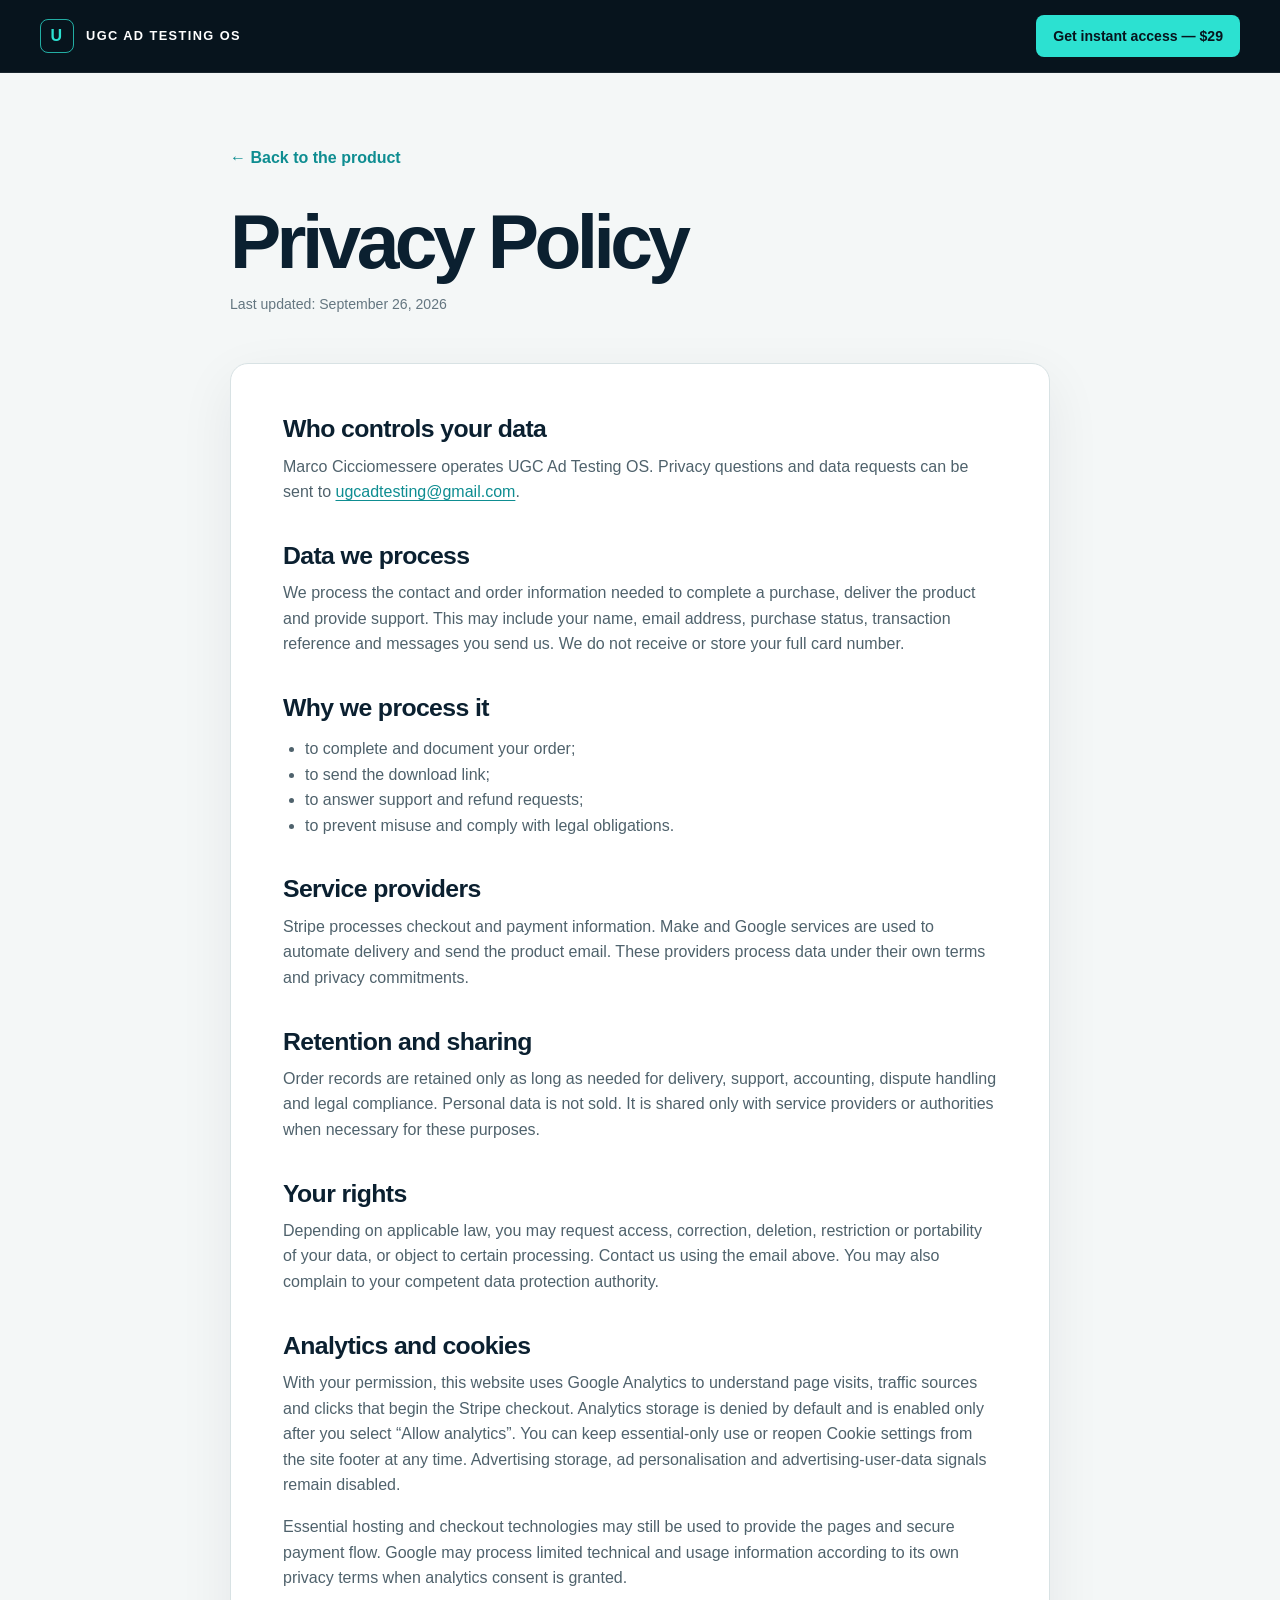
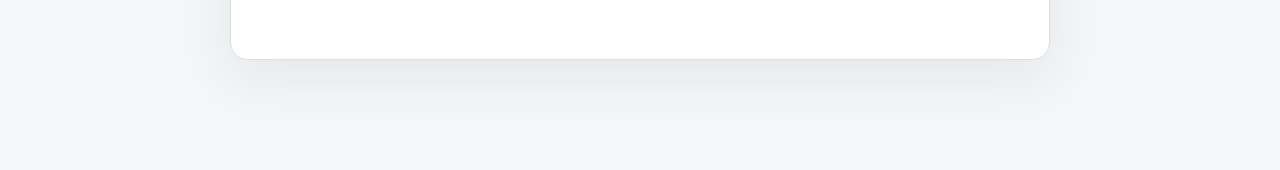
<file: privacy.html>
<!doctype html>
<html lang="en">
<head>
  <meta charset="utf-8">
  <meta name="viewport" content="width=device-width, initial-scale=1">
  <title>Privacy Policy — UGC Ad Testing OS</title>
  <meta name="description" content="Privacy policy for UGC Ad Testing OS orders and support.">
  <meta name="theme-color" content="#07141d">
  <link rel="icon" type="image/svg+xml" href="/favicon.svg">
  <link rel="stylesheet" href="/styles.css">
</head>
<body class="legal-page">
  <header class="site-header legal-header"><div class="container nav-wrap"><a class="brand" href="/"><span class="brand-mark">U</span><span>UGC AD TESTING OS</span></a><a class="button button-small" href="https://buy.stripe.com/00w9AVcrs43SbbI1n6cEw00">Get instant access — $29</a></div></header>
  <main class="legal-main"><div class="container legal-shell">
    <a class="legal-back" href="/">← Back to the product</a>
    <h1>Privacy Policy</h1><p class="legal-updated">Last updated: September 26, 2026</p>
    <div class="legal-card">
      <h2>Who controls your data</h2>
      <p>Marco Cicciomessere operates UGC Ad Testing OS. Privacy questions and data requests can be sent to <a href="mailto:ugcadtesting@gmail.com">ugcadtesting@gmail.com</a>.</p>
      <h2>Data we process</h2>
      <p>We process the contact and order information needed to complete a purchase, deliver the product and provide support. This may include your name, email address, purchase status, transaction reference and messages you send us. We do not receive or store your full card number.</p>
      <h2>Why we process it</h2>
      <ul><li>to complete and document your order;</li><li>to send the download link;</li><li>to answer support and refund requests;</li><li>to prevent misuse and comply with legal obligations.</li></ul>
      <h2>Service providers</h2>
      <p>Stripe processes checkout and payment information. Make and Google services are used to automate delivery and send the product email. These providers process data under their own terms and privacy commitments.</p>
      <h2>Retention and sharing</h2>
      <p>Order records are retained only as long as needed for delivery, support, accounting, dispute handling and legal compliance. Personal data is not sold. It is shared only with service providers or authorities when necessary for these purposes.</p>
      <h2>Your rights</h2>
      <p>Depending on applicable law, you may request access, correction, deletion, restriction or portability of your data, or object to certain processing. Contact us using the email above. You may also complain to your competent data protection authority.</p>
      <h2>Analytics and cookies</h2>
      <p>With your permission, this website uses Google Analytics to understand page visits, traffic sources and clicks that begin the Stripe checkout. Analytics storage is denied by default and is enabled only after you select “Allow analytics”. You can keep essential-only use or reopen Cookie settings from the site footer at any time. Advertising storage, ad personalisation and advertising-user-data signals remain disabled.</p>
      <p>Essential hosting and checkout technologies may still be used to provide the pages and secure payment flow. Google may process limited technical and usage information according to its own privacy terms when analytics consent is granted.</p>
    </div>
  </div></main>
</body>
</html>
</file>
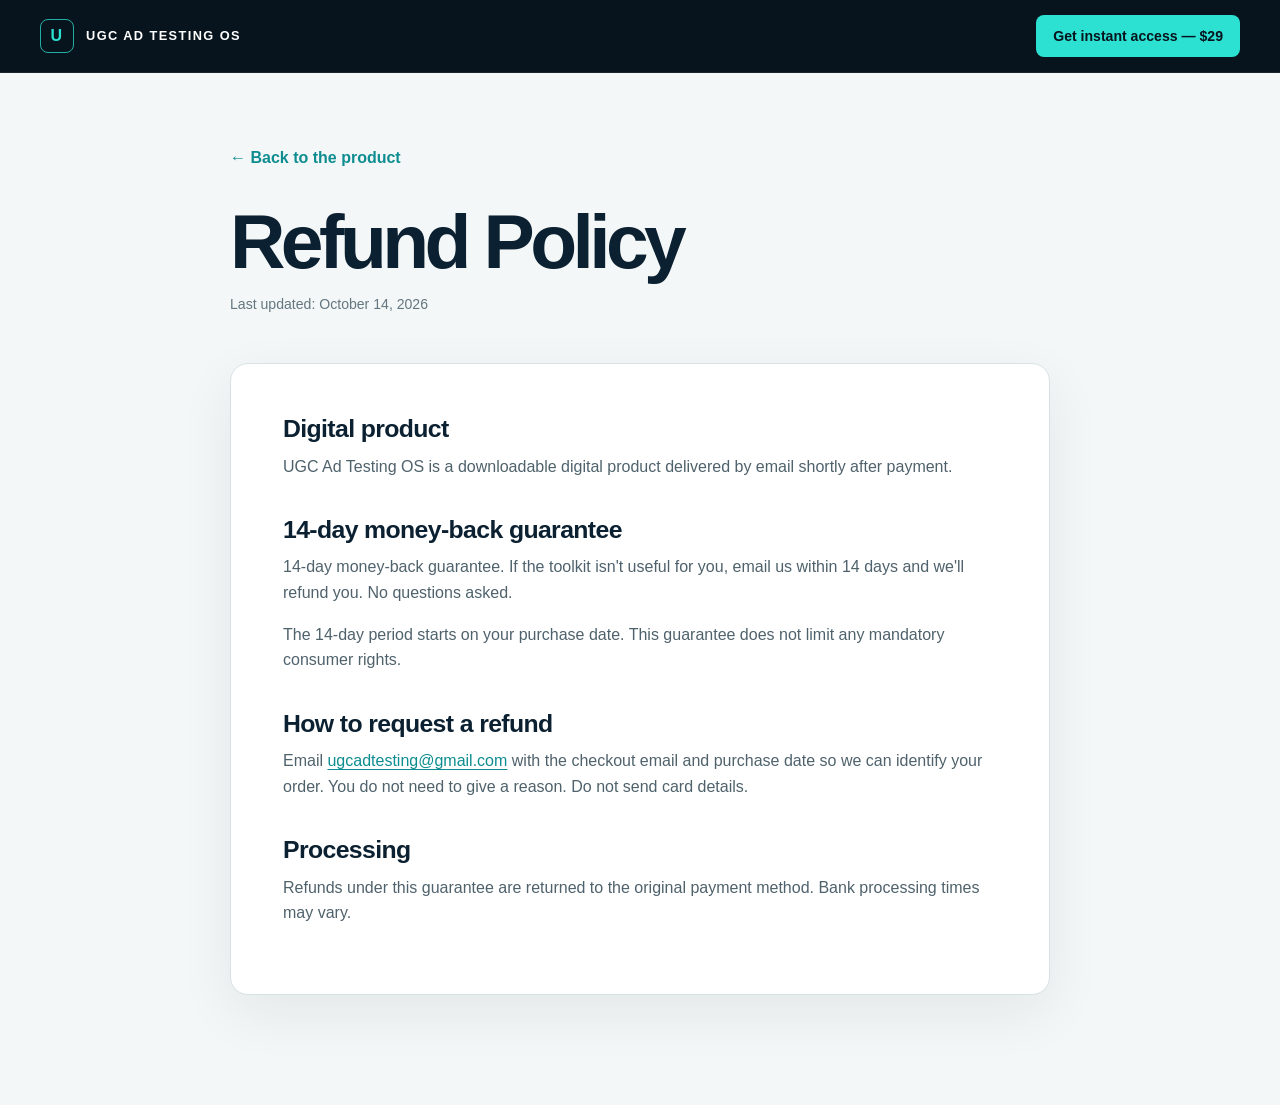
<file: refund.html>
<!doctype html>
<html lang="en">
<head>
  <meta charset="utf-8">
  <meta name="viewport" content="width=device-width, initial-scale=1">
  <title>Refund Policy — UGC Ad Testing OS</title>
  <meta name="description" content="Refund policy for the UGC Ad Testing OS digital product.">
  <meta name="theme-color" content="#07141d">
  <link rel="icon" type="image/svg+xml" href="/favicon.svg">
  <link rel="stylesheet" href="/styles.css">
</head>
<body class="legal-page">
  <header class="site-header legal-header"><div class="container nav-wrap"><a class="brand" href="/"><span class="brand-mark">U</span><span>UGC AD TESTING OS</span></a><a class="button button-small" href="https://buy.stripe.com/00w9AVcrs43SbbI1n6cEw00">Get instant access — $29</a></div></header>
  <main class="legal-main"><div class="container legal-shell">
    <a class="legal-back" href="/">← Back to the product</a>
    <h1>Refund Policy</h1><p class="legal-updated">Last updated: October 14, 2026</p>
    <div class="legal-card">
      <h2>Digital product</h2>
      <p>UGC Ad Testing OS is a downloadable digital product delivered by email shortly after payment.</p>
      <h2>14-day money-back guarantee</h2>
      <p>14-day money-back guarantee. If the toolkit isn't useful for you, email us within 14 days and we'll refund you. No questions asked.</p>
      <p>The 14-day period starts on your purchase date. This guarantee does not limit any mandatory consumer rights.</p>
      <h2>How to request a refund</h2>
      <p>Email <a href="mailto:ugcadtesting@gmail.com?subject=Refund%20request%20—%20UGC%20Ad%20Testing%20OS">ugcadtesting@gmail.com</a> with the checkout email and purchase date so we can identify your order. You do not need to give a reason. Do not send card details.</p>
      <h2>Processing</h2>
      <p>Refunds under this guarantee are returned to the original payment method. Bank processing times may vary.</p>
    </div>
  </div></main>
</body>
</html>
</file>
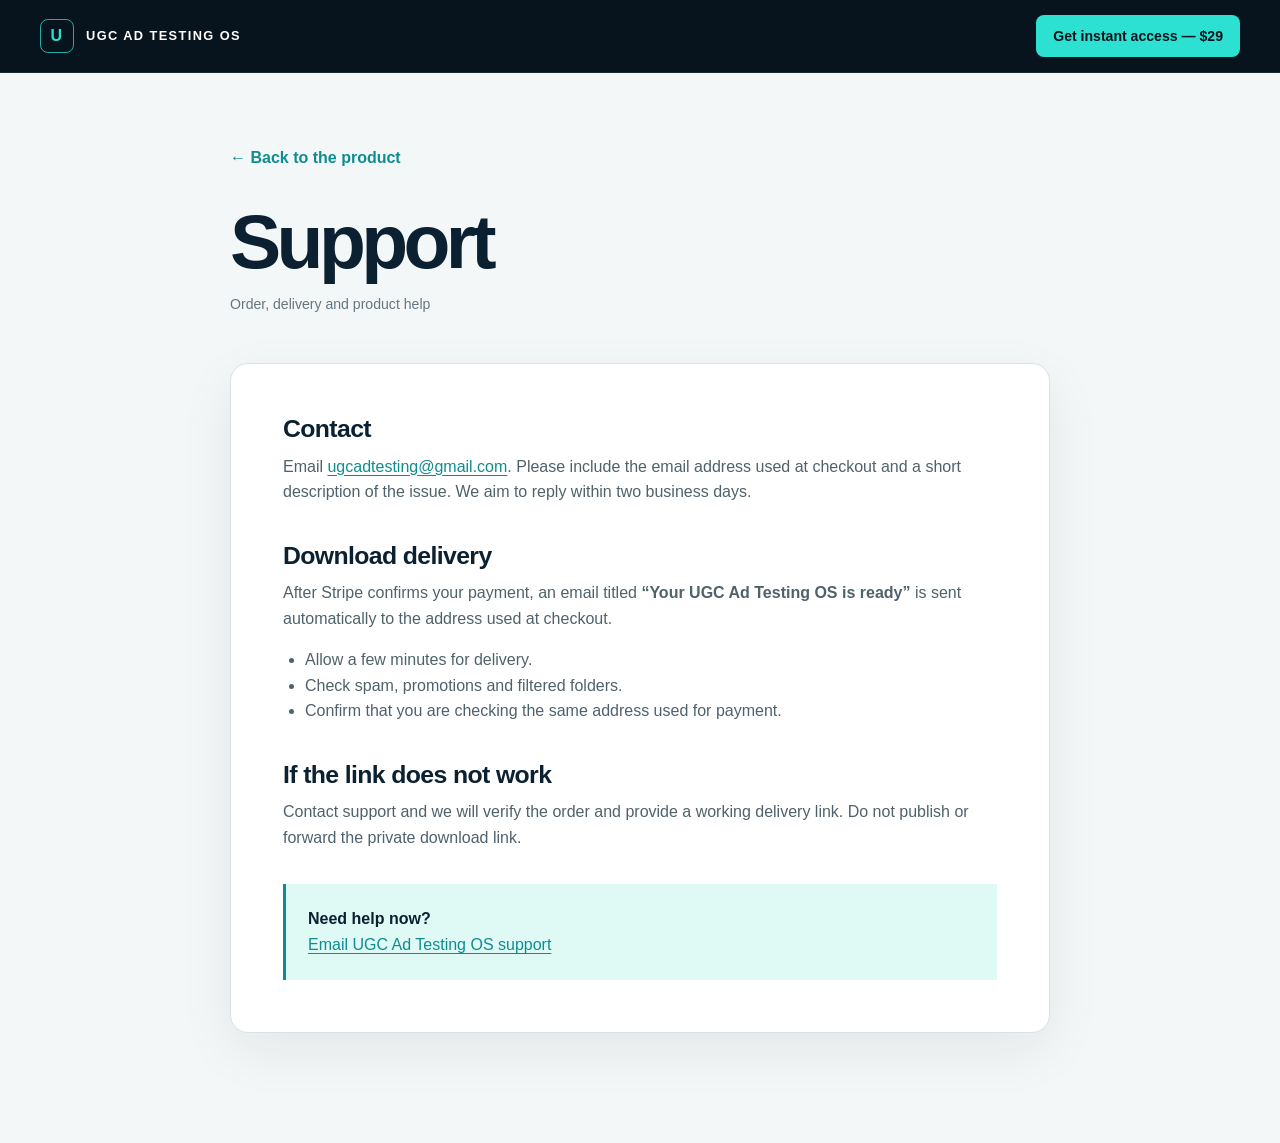
<file: support.html>
<!doctype html>
<html lang="en">
<head>
  <meta charset="utf-8">
  <meta name="viewport" content="width=device-width, initial-scale=1">
  <title>Support — UGC Ad Testing OS</title>
  <meta name="description" content="Get order, download and product support for UGC Ad Testing OS.">
  <meta name="theme-color" content="#07141d">
  <link rel="icon" type="image/svg+xml" href="/favicon.svg">
  <link rel="stylesheet" href="/styles.css">
</head>
<body class="legal-page">
  <header class="site-header legal-header"><div class="container nav-wrap"><a class="brand" href="/"><span class="brand-mark">U</span><span>UGC AD TESTING OS</span></a><a class="button button-small" href="https://buy.stripe.com/00w9AVcrs43SbbI1n6cEw00">Get instant access — $29</a></div></header>
  <main class="legal-main"><div class="container legal-shell">
    <a class="legal-back" href="/">← Back to the product</a>
    <h1>Support</h1><p class="legal-updated">Order, delivery and product help</p>
    <div class="legal-card">
      <h2>Contact</h2>
      <p>Email <a href="mailto:ugcadtesting@gmail.com">ugcadtesting@gmail.com</a>. Please include the email address used at checkout and a short description of the issue. We aim to reply within two business days.</p>
      <h2>Download delivery</h2>
      <p>After Stripe confirms your payment, an email titled <strong>“Your UGC Ad Testing OS is ready”</strong> is sent automatically to the address used at checkout.</p>
      <ul><li>Allow a few minutes for delivery.</li><li>Check spam, promotions and filtered folders.</li><li>Confirm that you are checking the same address used for payment.</li></ul>
      <h2>If the link does not work</h2>
      <p>Contact support and we will verify the order and provide a working delivery link. Do not publish or forward the private download link.</p>
      <div class="legal-contact"><strong>Need help now?</strong><br><a href="mailto:ugcadtesting@gmail.com?subject=UGC%20Ad%20Testing%20OS%20Support">Email UGC Ad Testing OS support</a></div>
    </div>
  </div></main>
</body>
</html>
</file>
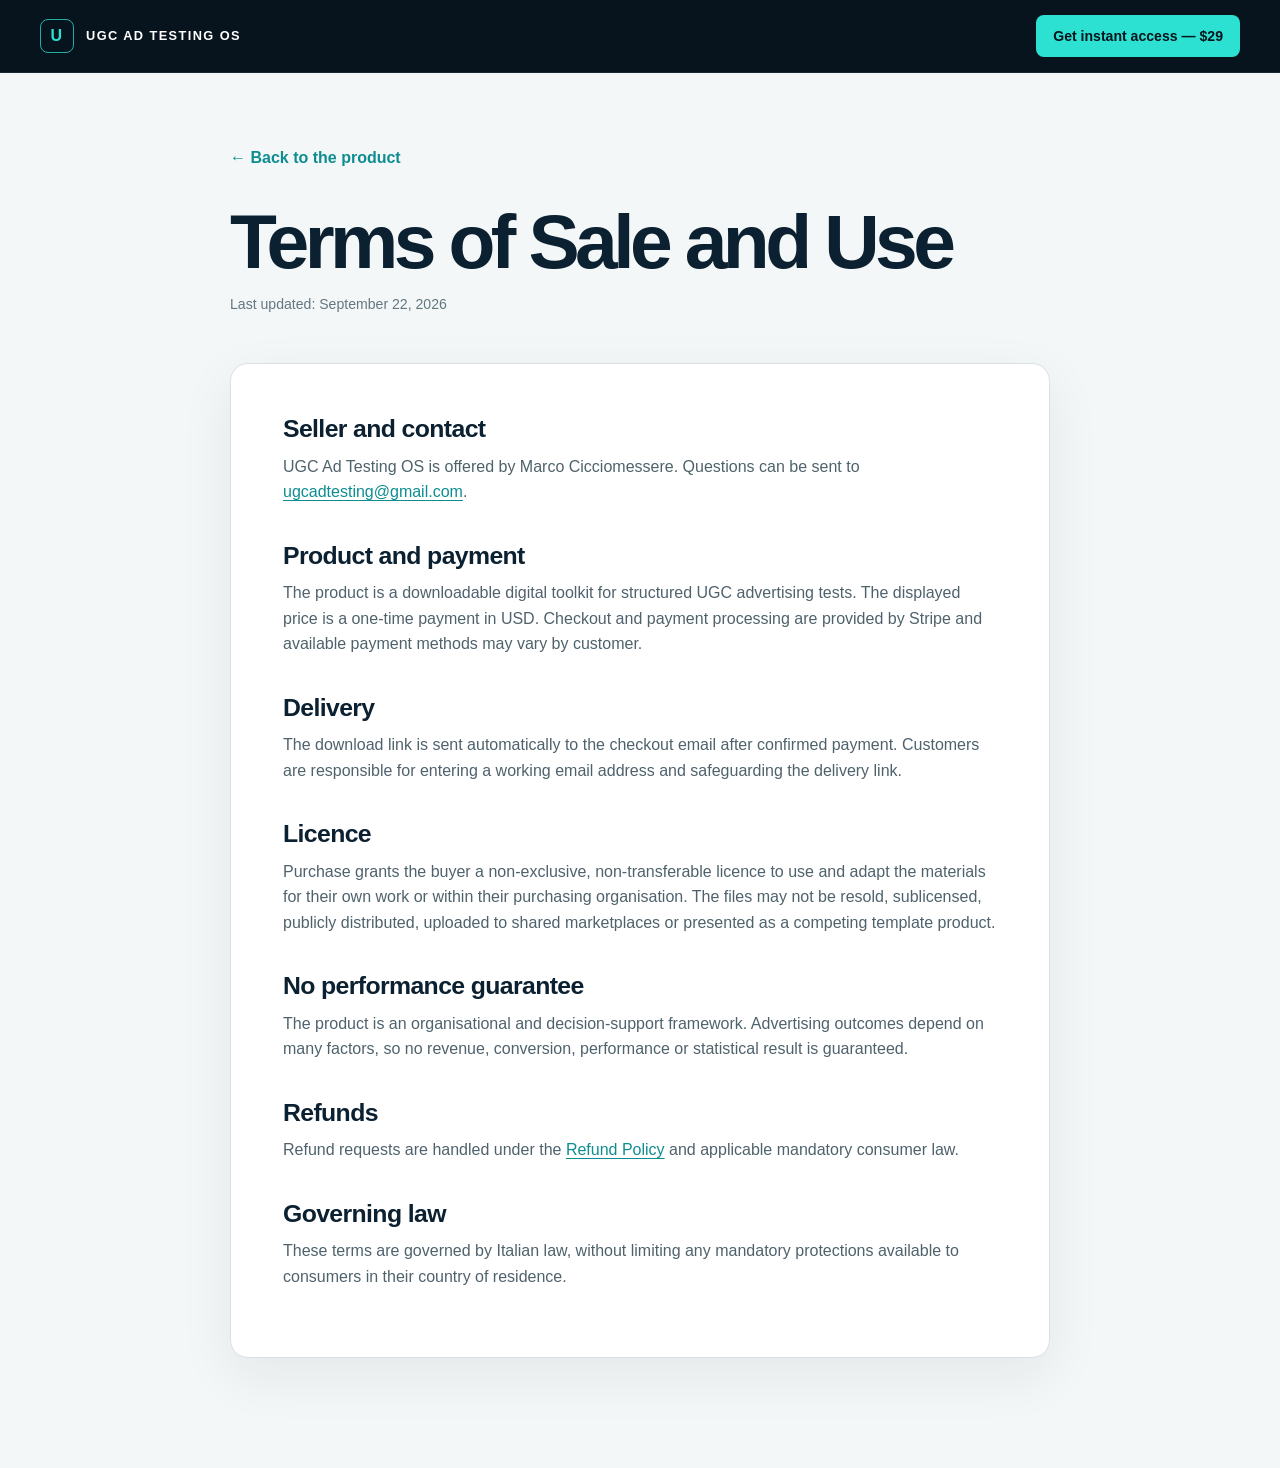
<file: terms.html>
<!doctype html>
<html lang="en">
<head>
  <meta charset="utf-8">
  <meta name="viewport" content="width=device-width, initial-scale=1">
  <title>Terms of Sale and Use — UGC Ad Testing OS</title>
  <meta name="description" content="Terms of sale and permitted use for UGC Ad Testing OS.">
  <meta name="theme-color" content="#07141d">
  <link rel="icon" type="image/svg+xml" href="/favicon.svg">
  <link rel="stylesheet" href="/styles.css">
</head>
<body class="legal-page">
  <header class="site-header legal-header"><div class="container nav-wrap"><a class="brand" href="/"><span class="brand-mark">U</span><span>UGC AD TESTING OS</span></a><a class="button button-small" href="https://buy.stripe.com/00w9AVcrs43SbbI1n6cEw00">Get instant access — $29</a></div></header>
  <main class="legal-main"><div class="container legal-shell">
    <a class="legal-back" href="/">← Back to the product</a>
    <h1>Terms of Sale and Use</h1><p class="legal-updated">Last updated: September 22, 2026</p>
    <div class="legal-card">
      <h2>Seller and contact</h2>
      <p>UGC Ad Testing OS is offered by Marco Cicciomessere. Questions can be sent to <a href="mailto:ugcadtesting@gmail.com">ugcadtesting@gmail.com</a>.</p>
      <h2>Product and payment</h2>
      <p>The product is a downloadable digital toolkit for structured UGC advertising tests. The displayed price is a one-time payment in USD. Checkout and payment processing are provided by Stripe and available payment methods may vary by customer.</p>
      <h2>Delivery</h2>
      <p>The download link is sent automatically to the checkout email after confirmed payment. Customers are responsible for entering a working email address and safeguarding the delivery link.</p>
      <h2>Licence</h2>
      <p>Purchase grants the buyer a non-exclusive, non-transferable licence to use and adapt the materials for their own work or within their purchasing organisation. The files may not be resold, sublicensed, publicly distributed, uploaded to shared marketplaces or presented as a competing template product.</p>
      <h2>No performance guarantee</h2>
      <p>The product is an organisational and decision-support framework. Advertising outcomes depend on many factors, so no revenue, conversion, performance or statistical result is guaranteed.</p>
      <h2>Refunds</h2>
      <p>Refund requests are handled under the <a href="/refund.html">Refund Policy</a> and applicable mandatory consumer law.</p>
      <h2>Governing law</h2>
      <p>These terms are governed by Italian law, without limiting any mandatory protections available to consumers in their country of residence.</p>
    </div>
  </div></main>
</body>
</html>
</file>
<file: styles.css>
:root{
  --ink:#0b2030;--navy:#07141d;--navy-2:#0d2331;--navy-3:#163246;--teal:#0e8d91;
  --aqua:#2ce1d1;--aqua-soft:#dff9f5;--white:#fff;--paper:#f4f7f7;--line:#d8e2e4;
  --muted:#647680;--danger:#a75252;--shadow:0 24px 70px rgba(3,18,27,.16);
  --radius:18px;--max:1200px;
}
*{box-sizing:border-box}
html{scroll-behavior:smooth}
body{margin:0;color:var(--ink);background:var(--white);font-family:Inter,Geist,"Helvetica Neue",Arial,sans-serif;font-size:16px;line-height:1.6;-webkit-font-smoothing:antialiased;overflow-x:clip}
img{display:block;max-width:100%}
a{color:inherit;text-decoration:none}
button{font:inherit}
.container{width:min(calc(100% - 40px),var(--max));margin-inline:auto}
.narrow{max-width:850px}
.section{padding:112px 0}
.dark-section{background:var(--navy);color:var(--white)}
.sr-only{position:absolute;width:1px;height:1px;padding:0;margin:-1px;overflow:hidden;clip:rect(0,0,0,0);white-space:nowrap;border:0}
.skip-link{position:fixed;left:16px;top:-60px;background:var(--aqua);color:var(--navy);padding:10px 16px;z-index:1000;border-radius:8px;font-weight:800}
.skip-link:focus{top:16px}
.eyebrow{display:flex;align-items:center;gap:9px;margin:0 0 20px;color:var(--aqua);font-size:.78rem;font-weight:800;letter-spacing:.14em;text-transform:uppercase}
.eyebrow.dark{color:var(--teal)}
.pulse{width:8px;height:8px;border-radius:50%;background:var(--aqua);box-shadow:0 0 0 6px rgba(44,225,209,.12)}
h1,h2,h3,p{margin-top:0}
h1{font-size:clamp(3.2rem,6.4vw,6.4rem);line-height:.94;letter-spacing:-.06em;margin-bottom:28px;max-width:820px}
h2{font-size:clamp(2.5rem,4.3vw,4.6rem);line-height:1.02;letter-spacing:-.05em;margin-bottom:24px}
h3{font-size:1.35rem;line-height:1.2;letter-spacing:-.02em}
.lead{font-size:1.24rem;line-height:1.65;color:var(--muted)}
.centered{text-align:center;margin:32px auto 0;max-width:760px}
.accent{color:var(--aqua)}
.button{display:inline-flex;align-items:center;justify-content:center;gap:16px;min-height:54px;padding:0 25px;border-radius:8px;font-weight:800;line-height:1;transition:transform .2s ease,box-shadow .2s ease,background .2s ease}
.button:hover{transform:translateY(-2px)}
.button-primary{background:var(--aqua);color:#061c21;box-shadow:0 14px 32px rgba(44,225,209,.18)}
.button-primary:hover{background:#5cebdd;box-shadow:0 18px 40px rgba(44,225,209,.27)}
.button-small{min-height:42px;padding:0 17px;background:var(--aqua);color:var(--navy);font-size:.88rem}
.text-link{display:inline-flex;gap:10px;align-items:center;color:#d7e5e8;font-weight:700}
.site-header{position:fixed;left:0;right:0;top:0;z-index:100;background:rgba(7,20,29,.88);border-bottom:1px solid rgba(255,255,255,.08);backdrop-filter:blur(16px)}
.nav-wrap{height:72px;display:flex;align-items:center;justify-content:space-between}
.brand{display:flex;align-items:center;gap:12px;color:#fff;font-size:.8rem;font-weight:900;letter-spacing:.11em}
.brand-mark{display:grid;place-items:center;width:34px;height:34px;border:1px solid rgba(44,225,209,.75);border-radius:8px;color:var(--aqua);font-size:1rem}
.nav-links{display:flex;align-items:center;gap:30px;color:#cadae0;font-size:.9rem;font-weight:650}
.nav-links>a:not(.button):hover{color:var(--white)}
.nav-toggle{display:none;background:none;border:0;padding:8px}
.nav-toggle span:not(.sr-only){display:block;width:25px;height:2px;margin:5px 0;background:#fff}
.hero{padding-top:72px;overflow:hidden}
.hero-grid{display:grid;grid-template-columns:1.02fr .98fr;align-items:center;gap:72px;min-height:760px;padding-top:64px;padding-bottom:74px}
.hero-sub{max-width:670px;color:#b9cbd1;font-size:1.2rem;line-height:1.65;margin-bottom:34px}
.hero-actions{display:flex;align-items:center;gap:28px;flex-wrap:wrap}
.micro-row{display:flex;gap:26px;flex-wrap:wrap;margin-top:26px;color:#8299a3;font-size:.78rem;text-transform:uppercase;letter-spacing:.08em}
.micro-row span{position:relative;padding-left:14px}
.micro-row span:before{content:"";position:absolute;width:5px;height:5px;background:var(--aqua);left:0;top:.65em;border-radius:50%}
.mini-product-thumb{display:flex;align-items:center;gap:14px;width:max-content;max-width:100%;margin:28px 0 0;padding:8px 14px 8px 8px;border:1px solid rgba(255,255,255,.12);border-radius:12px;background:rgba(255,255,255,.045)}
.mini-product-thumb img{width:82px;height:54px;object-fit:cover;object-position:center;border-radius:7px}
.mini-product-thumb figcaption{display:grid;gap:1px}
.mini-product-thumb strong{color:#fff;font-size:.77rem}
.mini-product-thumb span{color:#8299a3;font-size:.68rem}
.product-stage{position:relative;min-height:585px}
.stage-glow{position:absolute;inset:3% -10%;background:radial-gradient(circle at 50% 45%,rgba(44,225,209,.2),transparent 57%);filter:blur(8px)}
.browser-card{position:absolute;overflow:hidden;background:#fff;border:1px solid rgba(255,255,255,.25);border-radius:14px;box-shadow:0 45px 90px rgba(0,0,0,.4)}
.main-screen{width:112%;right:-14%;top:60px;transform:perspective(1100px) rotateY(-7deg) rotateX(2deg)}
.browser-bar{display:flex;align-items:center;gap:6px;height:42px;padding:0 14px;background:#e9eff0;color:#4f6670;font-size:.62rem;font-weight:850;letter-spacing:.07em}
.browser-bar i{width:8px;height:8px;border-radius:50%;background:#b3c1c5}.browser-bar i:first-child{background:#ff7b73}.browser-bar i:nth-child(2){background:#f2c45d}.browser-bar i:nth-child(3){background:#49c694}.browser-bar span{margin-left:8px}
.main-screen img{width:100%;height:350px;object-fit:cover;object-position:50% 25%}
.mini-card{position:absolute;z-index:2;background:#fff;color:var(--ink);border-radius:13px;box-shadow:var(--shadow);padding:20px}
.mini-label{display:block;color:var(--teal);font-size:.66rem;font-weight:900;letter-spacing:.12em;margin-bottom:8px}
.test-card{left:-2%;bottom:24px;width:235px;transform:rotate(-2deg)}
.test-card strong{font-size:1rem}
.metric-grid{display:grid;grid-template-columns:1fr 1fr;gap:8px;margin:16px 0}.metric-grid span{background:#eef5f5;padding:8px;font-size:.7rem;color:var(--muted)}.metric-grid b{display:block;color:var(--ink);font-size:1rem}
.status{font-size:.72rem;font-weight:800;color:var(--teal)}
.brief-card{right:-8%;bottom:0;width:210px;background:var(--aqua-soft);transform:rotate(2deg)}
.brief-card strong{line-height:1.35}.card-arrow{display:block;text-align:right;font-size:1.4rem;color:var(--teal)}
.brand-ribbon{border-top:1px solid rgba(255,255,255,.09);border-bottom:1px solid rgba(255,255,255,.09);overflow:hidden;white-space:nowrap;padding:15px 0;color:#7b929b;font-size:.74rem;font-weight:800;letter-spacing:.18em}
.brand-ribbon div{width:max-content;animation:ticker 28s linear infinite}.brand-ribbon span{color:var(--aqua);margin:0 26px}
@keyframes ticker{to{transform:translateX(-50%)}}
.problem{background:var(--paper)}
.problem-statement{text-align:center}.problem-statement p{font-size:clamp(2rem,4vw,4rem);line-height:1.08;margin:3px 0;color:#7b898e;font-weight:700;letter-spacing:-.04em}.problem-statement p:first-child,.problem-statement strong{color:var(--ink)}.problem-statement h2{margin-top:38px}.problem-statement em{color:var(--teal);font-style:normal}
.compare-grid{display:grid;grid-template-columns:1fr 1fr;gap:24px;margin-top:64px}
.compare-card{background:#fff;border:1px solid var(--line);border-radius:var(--radius);padding:32px;box-shadow:0 15px 50px rgba(15,35,45,.06)}
.structured{border-color:#81d7d0;box-shadow:0 15px 50px rgba(14,141,145,.12)}
.compare-head{display:flex;align-items:center;justify-content:space-between;font-size:.75rem;font-weight:900;letter-spacing:.1em}
.badge{display:inline-flex;align-items:center;background:var(--aqua-soft);color:#087477;padding:6px 9px;border-radius:999px;font-size:.65rem;font-weight:850;letter-spacing:.04em}.badge-muted{background:#eef1f2;color:#75858b}
.ad-grid{display:grid;grid-template-columns:repeat(5,1fr);gap:8px;margin:34px 0}.ad-grid i{display:grid;place-items:center;aspect-ratio:1;background:#edf1f2;border-radius:8px;color:#8e9da2;font-style:normal;font-weight:800}
.formula{display:flex;align-items:center;justify-content:center;gap:10px;margin:28px 0 27px}.formula span{background:var(--aqua-soft);padding:12px 15px;border-radius:8px;font-size:.72rem;color:#4f6f73;text-align:center}.formula b{display:block;color:var(--teal);font-size:1.7rem;line-height:1}.formula i{font-style:normal;color:#78a0a2}
.compare-card p{color:var(--muted)}.outcome{display:block;margin-top:22px;font-size:.9rem}.outcome.bad{color:var(--danger)}.outcome.good{color:var(--teal)}
.split{display:grid;grid-template-columns:1.1fr .9fr;gap:80px;align-items:center}
.quote-panel{border-left:2px solid var(--aqua);padding:18px 0 18px 32px}.quote-panel p{font-size:1.55rem;line-height:1.45;font-weight:700}.quote-panel span{color:#8197a0;font-size:.88rem}
.principle-grid{display:grid;grid-template-columns:repeat(3,1fr);gap:1px;background:#26404d;border:1px solid #26404d;margin-top:70px}.principle-grid>div{background:var(--navy);padding:38px}.principle-grid span{color:var(--aqua);font-weight:900}.principle-grid h3{margin:25px 0 12px}.principle-grid p{margin:0;color:#8fa4ad}
.section-heading{max-width:800px;margin-bottom:58px}.section-heading>p:last-child{font-size:1.16rem;color:var(--muted);max-width:700px}.light-heading>p:last-child{color:#92a7ae}
.loop{display:grid;grid-template-columns:1fr auto 1.35fr auto .8fr auto 1fr auto 1fr;align-items:stretch;gap:11px;margin-bottom:48px}.loop>i{display:grid;place-items:center;color:var(--teal);font-style:normal}.loop-step{border:1px solid var(--line);border-radius:12px;padding:19px 17px;background:#fff}.loop-step span{display:block;color:var(--teal);font-size:.66rem;font-weight:900}.loop-step b{display:block;margin:11px 0 7px;line-height:1.2}.loop-step small{color:var(--muted);font-size:.68rem}.loop-step.active{background:var(--navy);border-color:var(--navy);color:#fff}.loop-step.active small{color:#a3b4ba}
.image-frame{overflow:hidden;border:1px solid var(--line);border-radius:18px;background:#fff;box-shadow:var(--shadow)}.frame-label{display:flex;justify-content:space-between;gap:20px;padding:15px 20px;border-bottom:1px solid var(--line);font-size:.68rem;color:var(--muted);font-weight:800;letter-spacing:.08em}.image-frame img{width:100%;max-height:625px;object-fit:cover;object-position:center}
.before-after{background:var(--paper)}.transformation{display:grid;grid-template-columns:1fr auto 1fr;gap:26px;align-items:center}.transform-col{border-radius:var(--radius);padding:36px;background:#fff;border:1px solid var(--line)}.transform-col.after{background:var(--navy);color:#fff;border-color:var(--navy)}.transform-title{display:flex;justify-content:space-between;align-items:center;padding-bottom:25px;border-bottom:1px solid var(--line);font-weight:900}.after .transform-title{border-color:#27404c}.transform-title small{color:var(--muted);font-weight:600}.transform-col ul{list-style:none;padding:15px 0 0;margin:0}.transform-col li{position:relative;padding:11px 0 11px 32px;border-bottom:1px solid #e8eded}.transform-col li:last-child{border:0}.after li{border-color:#1b3542}.transform-col li:before{content:"×";position:absolute;left:2px;color:#a8b3b6;font-weight:900}.after li:before{content:"✓";color:var(--aqua)}.transform-arrow{display:grid;place-items:center;width:48px;height:48px;border-radius:50%;background:var(--aqua);font-size:1.3rem;font-weight:900}
.bundle{background:var(--navy);color:#fff}.bundle-grid{display:grid;grid-template-columns:repeat(2,1fr);gap:18px}.bundle-card{position:relative;min-height:260px;padding:32px;border:1px solid #24404f;border-radius:var(--radius);background:var(--navy-2);overflow:hidden}.bundle-card.featured{grid-column:span 2;min-height:330px;display:grid;grid-template-columns:.9fr 1.1fr;align-items:center}.card-index{position:absolute;right:24px;top:20px;color:#4e6874;font-size:.75rem;font-weight:900}.card-kicker{color:var(--aqua);font-size:.67rem;font-weight:900;letter-spacing:.14em}.bundle-card h3{font-size:1.65rem}.bundle-card p:last-of-type{color:#91a6ae;max-width:510px}.doc-preview{height:190px;background:#fff;border-radius:9px;padding:28px;transform:rotate(2deg);box-shadow:0 30px 60px #020c12}.doc-preview:before{content:"CREATIVE TESTING PLAYBOOK";display:block;color:var(--teal);font-weight:900;font-size:.72rem;margin-bottom:22px}.doc-preview i{display:block;width:100%;height:7px;background:#e9eeee;margin:10px 0}.doc-preview i:nth-child(2){width:85%}.doc-preview i:nth-child(3){width:91%}.doc-preview i:nth-child(4){width:64%}
.dashboard-card{grid-column:span 2;display:grid;grid-template-columns:.7fr 1.3fr;gap:30px;align-items:center;padding-bottom:0}.dashboard-card img{align-self:end;border-radius:10px 10px 0 0;box-shadow:0 20px 50px #020c12}.accent-card{background:linear-gradient(135deg,#103544,#0d2a35);border-color:#18656a}.tiny-loop{display:flex;gap:8px;margin-top:40px}.tiny-loop i{height:8px;flex:1;border-radius:20px;background:#2c5159}.tiny-loop i:last-child{background:var(--aqua)}
.bonus-row{display:grid;grid-template-columns:repeat(4,1fr);gap:1px;margin-top:18px;background:#24404f;border:1px solid #24404f;border-radius:var(--radius);overflow:hidden}.bonus-row>div{position:relative;background:var(--navy-2);padding:28px}.bonus-row span{position:absolute;right:17px;color:#4e6874}.bonus-row strong{color:var(--aqua);font-size:1.9rem}.bonus-row p{margin:8px 0 0;color:#a5b7bd;font-size:.86rem}
.pipeline{display:flex;align-items:center;justify-content:space-between;margin-bottom:38px;border:1px solid var(--line);border-radius:12px;padding:16px}.pipeline span{padding:9px 14px;font-size:.8rem;font-weight:850}.pipeline i{font-style:normal;color:#9eabad}.pipeline .current{background:var(--aqua-soft);color:var(--teal);border-radius:7px}
.fatigue-intro{margin-bottom:58px}.fatigue .lead{color:#a9bbc1}.diagnostic{display:grid;grid-template-columns:1fr 1fr;gap:10px}.diagnostic span{padding:17px;background:#102a38;border:1px solid #24414e;border-radius:10px;color:#91a8b0;font-size:.78rem;font-weight:900;letter-spacing:.08em}.diagnostic span:nth-child(5){grid-column:span 2}.diagnostic strong{grid-column:span 2;color:var(--aqua);padding-top:12px}.dark-frame{border-color:#25424f;box-shadow:none}.dark-frame .frame-label{background:#102631;border-color:#25424f;color:#9cb1b8}.dark-frame img{filter:saturate(.9)}
.ai-grid{display:grid;grid-template-columns:1fr 1fr;gap:80px;align-items:center}.ai-terminal{background:#07141d;color:#d8e7e8;border-radius:var(--radius);padding:0 30px 32px;box-shadow:var(--shadow);font-family:ui-monospace,SFMono-Regular,Menlo,monospace}.terminal-top{height:55px;display:flex;align-items:center;gap:7px;border-bottom:1px solid #213745;margin-bottom:28px}.terminal-top span{width:9px;height:9px;background:#45616d;border-radius:50%}.terminal-top b{margin-left:auto;color:#5f7b85;font-size:.65rem;letter-spacing:.12em}.ai-terminal p{font-size:.84rem;color:#9ab0b8}.ai-terminal i{display:inline-block;color:var(--aqua);font-style:normal;font-weight:900;width:45px}.terminal-question{padding-top:16px;border-top:1px solid #203743;color:#fff!important}.cursor{width:9px;height:18px;background:var(--aqua);animation:blink 1.2s step-end infinite}@keyframes blink{50%{opacity:0}}
.equation{display:grid;gap:8px;margin:28px 0;padding:22px;border-left:3px solid var(--teal);background:var(--paper)}.equation span{color:var(--muted)}.equation strong{font-size:1.1rem}
.audience{background:var(--paper)}.audience-grid{display:grid;grid-template-columns:repeat(4,1fr);gap:16px}.audience-grid article{background:#fff;border:1px solid var(--line);padding:28px;border-radius:14px}.audience-grid article>span{display:grid;place-items:center;width:45px;height:45px;background:var(--aqua-soft);color:var(--teal);border-radius:9px;font-weight:900;margin-bottom:28px}.audience-grid p{color:var(--muted);font-size:.92rem;margin-bottom:0}.not-for{display:grid;grid-template-columns:.65fr 1.35fr;gap:40px;margin-top:18px;padding:30px;background:#e9eeee;border-radius:14px;align-items:center}.not-for h3,.not-for p{margin:0}.not-for p{color:var(--muted)}
.objection-grid{display:grid;grid-template-columns:1fr 1fr;gap:14px}.objection-grid article{padding:30px;border:1px solid #243f4d;background:#0c202b;border-radius:14px}.objection-grid span{display:block;color:#fff;font-size:1.08rem;font-weight:850;margin-bottom:13px}.objection-grid p{color:#8fa4ac;margin:0}
.offer-section{background:linear-gradient(180deg,#fff 0,#f1f6f6 100%)}.offer-grid{display:grid;grid-template-columns:.95fr 1.05fr;gap:90px;align-items:center}.offer-copy blockquote{margin:38px 0 0;padding:22px 0 22px 28px;border-left:3px solid var(--teal);font-size:1.12rem;font-weight:700}.price-card{background:var(--navy);color:#fff;padding:36px;border-radius:20px;box-shadow:0 32px 80px rgba(3,18,27,.24)}.price-top{display:flex;justify-content:space-between;align-items:center;font-size:.73rem;font-weight:900;letter-spacing:.08em}.price{display:flex;align-items:end;gap:16px;margin:28px 0}.price>span{font-size:4.4rem;line-height:1;font-weight:900;letter-spacing:-.07em}.price s{color:#718790;margin-bottom:9px}.price-card ul{display:grid;grid-template-columns:1fr 1fr;gap:10px 24px;list-style:none;padding:24px 0;margin:0 0 26px;border-top:1px solid #253d49;border-bottom:1px solid #253d49}.price-card li{position:relative;padding-left:21px;color:#bdcbd0;font-size:.84rem}.price-card li:before{content:"✓";position:absolute;left:0;color:var(--aqua);font-weight:900}.price-card .button{width:100%}.purchase-note{text-align:center;color:#7f959e;font-size:.78rem;margin:12px 0 0}.checkout-note{text-align:center;color:#8ca2aa;font-size:.76rem;margin:6px 0 0}
.faq-grid{display:grid;grid-template-columns:.75fr 1.25fr;gap:90px}.faq-heading{position:sticky;top:120px;align-self:start}.faq-heading p{color:var(--muted)}.faq-list details{border-top:1px solid var(--line)}.faq-list details:last-child{border-bottom:1px solid var(--line)}.faq-list summary{display:flex;justify-content:space-between;gap:20px;cursor:pointer;list-style:none;padding:22px 0;font-weight:800}.faq-list summary::-webkit-details-marker{display:none}.faq-list summary span{color:var(--teal);font-size:1.3rem;transition:transform .2s}.faq-list details[open] summary span{transform:rotate(45deg)}.faq-list details p{padding:0 36px 22px 0;color:var(--muted);margin:0}
.final-cta{padding:120px 0}.final-inner{text-align:center;max-width:900px}.final-inner .eyebrow{justify-content:center}.final-inner>p:not(.eyebrow){max-width:690px;margin:0 auto 35px;color:#a5b8bf;font-size:1.15rem}.final-inner h2{font-size:clamp(3rem,6vw,6rem)}.final-inner>strong{display:block;margin-top:48px;color:#55707b;font-size:.75rem;letter-spacing:.18em}
footer{background:#041019;color:#fff;padding:36px 0}.footer-inner{display:grid;grid-template-columns:1fr 1.15fr auto auto;gap:30px;align-items:center}.footer-inner p,.footer-inner>span{margin:0;color:#617985;font-size:.75rem}.footer-inner>span{text-align:right}.footer-links{display:flex;flex-wrap:wrap;gap:14px}.footer-links a{color:#9db0b8;font-size:.75rem;text-decoration:underline;text-underline-offset:3px}.footer-links a:hover{color:var(--aqua)}
.cookie-settings{border:0;background:none;padding:0;color:#9db0b8;font:inherit;font-size:.75rem;text-decoration:underline;text-underline-offset:3px;cursor:pointer}.cookie-settings:hover{color:var(--aqua)}
.consent-banner{position:fixed;z-index:120;left:24px;right:24px;bottom:24px;display:flex;align-items:center;justify-content:space-between;gap:28px;max-width:1120px;margin:auto;padding:22px 24px;border:1px solid #294551;border-radius:16px;background:#071923;color:#fff;box-shadow:0 24px 70px rgba(0,0,0,.36)}.consent-banner[hidden]{display:none}.consent-banner strong{display:block;margin-bottom:5px}.consent-banner p{max-width:680px;margin:0;color:#a9bbc1;font-size:.84rem;line-height:1.5}.consent-actions{display:flex;gap:10px;flex:none}.consent-actions .button{min-height:44px;padding:0 16px}.consent-essential{border:1px solid #3a5661;background:transparent;color:#dce8ea}
.mobile-buy{display:none}
.checkout-note.highlight-note{color:var(--aqua)}
.legal-page{background:var(--paper);min-height:100vh}.legal-header{position:static;background:var(--navy)}.legal-main{padding:72px 0 110px}.legal-shell{max-width:820px}.legal-back{display:inline-flex;margin-bottom:34px;color:var(--teal);font-weight:800}.legal-main h1{max-width:none;font-size:clamp(2.8rem,6vw,4.8rem);color:var(--ink);margin-bottom:16px}.legal-updated{color:var(--muted);font-size:.88rem;margin-bottom:48px}.legal-card{background:#fff;border:1px solid var(--line);border-radius:var(--radius);padding:clamp(26px,5vw,52px);box-shadow:0 18px 55px rgba(15,35,45,.07)}.legal-card h2{font-size:1.55rem;letter-spacing:-.025em;margin:38px 0 12px}.legal-card h2:first-child{margin-top:0}.legal-card p,.legal-card li{color:#4f626c}.legal-card ul{padding-left:22px}.legal-card a{color:var(--teal);text-decoration:underline;text-underline-offset:3px}.legal-contact{margin-top:34px;padding:22px;border-left:3px solid var(--teal);background:var(--aqua-soft)}
:focus-visible{outline:3px solid var(--aqua);outline-offset:3px}
@media(max-width:980px){
  .section{padding:86px 0}.nav-toggle{display:block}.nav-links{display:none;position:absolute;top:72px;left:0;right:0;flex-direction:column;align-items:stretch;background:var(--navy);padding:24px 20px;border-top:1px solid #20333e}.nav-links.open{display:flex}.nav-links a{text-align:center}
  .hero-grid{grid-template-columns:1fr;gap:20px;min-height:auto;padding-top:100px}.hero-copy{max-width:800px}.product-stage{min-height:560px;width:min(100%,700px);margin-inline:auto}.main-screen{right:-3%;width:105%}
  .split,.ai-grid,.offer-grid,.faq-grid{grid-template-columns:1fr;gap:48px}.faq-heading{position:static}.loop{grid-template-columns:1fr}.loop>i{transform:rotate(90deg)}.loop-step{text-align:center}.bundle-grid{grid-template-columns:1fr}.bundle-card.featured,.dashboard-card{grid-column:auto}.audience-grid{grid-template-columns:1fr 1fr}.bonus-row{grid-template-columns:1fr 1fr}.footer-inner{grid-template-columns:1fr;text-align:center}.footer-inner .brand{justify-content:center}.footer-inner>span{text-align:center}.footer-links{justify-content:center}
}
@media(max-width:680px){
  body{padding-bottom:72px}.container{width:min(calc(100% - 28px),var(--max))}.section{padding:70px 0}h1{font-size:3.25rem}h2{font-size:2.65rem}.hero-grid{padding-top:68px}.hero-actions{align-items:stretch;flex-direction:column}.hero-actions .button{width:100%}.hero-actions .text-link{justify-content:center}.micro-row{gap:10px 18px}.mini-product-thumb{width:100%}.mini-product-thumb img{width:72px;height:48px}.product-stage{min-height:400px}.main-screen{top:34px}.main-screen img{height:245px}.brief-card{right:0}.test-card{left:0;bottom:0}.mini-card{transform:none;padding:14px}.test-card{width:190px}.brief-card{width:165px}.brief-card strong{font-size:.8rem}
  .compare-grid,.principle-grid,.transformation,.bundle-card.featured,.dashboard-card,.audience-grid,.objection-grid,.offer-grid,.not-for{grid-template-columns:1fr}.compare-card{padding:24px}.formula{gap:5px}.formula span{padding:10px 8px}.principle-grid{gap:1px}.transform-arrow{margin:auto;transform:rotate(90deg)}.bundle-card.featured{display:block}.doc-preview{margin-top:30px;height:150px}.dashboard-card{padding-bottom:0}.dashboard-card img{margin-top:22px}.bonus-row{grid-template-columns:1fr 1fr}.pipeline{overflow-x:auto;justify-content:flex-start;gap:5px}.pipeline span{white-space:nowrap}.pipeline i{flex:none}.frame-label{align-items:flex-start;flex-direction:column}.image-frame img{min-height:270px;object-fit:cover}.diagnostic{grid-template-columns:1fr}.diagnostic span:nth-child(5),.diagnostic strong{grid-column:auto}.price-card{padding:26px 20px}.price-card ul{grid-template-columns:1fr}.price>span{font-size:3.7rem}.faq-list summary{font-size:.94rem}.mobile-buy{position:fixed;display:flex;align-items:center;justify-content:space-between;z-index:90;left:0;right:0;bottom:0;background:#fff;border-top:1px solid var(--line);padding:9px 14px;box-shadow:0 -12px 30px rgba(0,0,0,.1)}.mobile-buy span{font-size:.7rem;color:var(--muted)}.mobile-buy b{display:block;color:var(--ink);font-size:1.15rem}.mobile-buy .button{min-height:47px;padding:0 18px}.final-cta{padding:90px 0}.footer-inner p{max-width:390px;margin:auto}
  .consent-banner{left:12px;right:12px;bottom:84px;display:grid;gap:16px;padding:18px}.consent-actions{display:grid;grid-template-columns:1fr 1fr}.consent-actions .button{width:100%;font-size:.75rem}
}
@media(prefers-reduced-motion:reduce){html{scroll-behavior:auto}.brand-ribbon div,.cursor{animation:none}.button{transition:none}}

/* Draft from published version 8: requested content and mobile refinements. */
.example-data{position:absolute;top:52px;right:12px;z-index:2;padding:5px 9px;border:1px solid #46616b;border-radius:6px;background:#07141d;color:#fff;font-size:12px;font-weight:700;line-height:1.3;box-shadow:0 3px 12px rgba(0,0,0,.15)}
.bundle-card .tool-spec{color:#bcece6;font-size:.95rem;font-weight:700;max-width:100%;margin:0 0 16px}
.refund-guarantee{margin:18px 0 0;padding:16px;border:1px solid #31544f;border-radius:10px;background:#102b2d;color:#d5f4ed;font-size:.88rem;line-height:1.6}
.builder-section{background:#edf5f3;border-top:1px solid var(--line);border-bottom:1px solid var(--line)}
.builder-grid{display:grid;grid-template-columns:.75fr 1.25fr;gap:90px}
.builder-copy{font-size:1.08rem;line-height:1.8;color:#405760}
.builder-copy p:first-child{color:var(--ink);font-weight:800}
.builder-copy p:last-child{margin-bottom:0}
.builder-copy a,.faq-list a{color:var(--teal);text-decoration:underline;text-underline-offset:3px}
@media(max-width:980px){.builder-grid{grid-template-columns:1fr;gap:24px}}
@media(max-width:680px){
.mini-product-thumb span,.browser-bar,.mini-label,.metric-grid span,.status,.brand-ribbon,.badge,.formula span,.loop-step span,.loop-step small,.frame-label,.card-kicker,.doc-preview:before,.terminal-top b,.price-top,.mobile-buy span{font-size:12px}
  .price-top{gap:12px;align-items:flex-start}.price-top>span:first-child{max-width:140px}.price-top .badge{flex:none;letter-spacing:0;white-space:nowrap}
  .main-screen{width:100%;right:0;transform:none}.main-screen img{height:auto;object-fit:contain}.example-data{top:48px;right:9px}
  .image-frame{overflow-x:auto;overscroll-behavior-x:contain}.image-frame img{width:780px;min-width:780px;max-width:none;min-height:0;max-height:none;height:auto;object-fit:contain}.image-frame .frame-label{position:sticky;left:0;width:100%}
  .mini-product-thumb img{object-fit:contain}.builder-copy{font-size:16px}.refund-guarantee{font-size:14px}
  .consent-banner{left:8px;right:8px;bottom:74px;padding:10px 12px;gap:8px;border-radius:10px;max-height:25svh;overflow-y:auto}
  .consent-banner strong{font-size:12px;line-height:1.35;margin:0 0 3px}.consent-banner p{font-size:12px;line-height:1.35}
  .consent-actions{gap:8px}.consent-actions .button{font-size:12px;min-height:40px;padding:0 10px}
}
@media(max-width:680px) and (max-height:850px){.hero-grid{padding-top:38px}.hero h1{font-size:2.75rem}.hero-sub{font-size:1.05rem;line-height:1.5;margin-bottom:24px}}

.proof-section{background:var(--paper)}.proof-grid{display:grid;grid-template-columns:1fr 1fr;gap:16px}.proof-grid figure{margin:0;background:#fff;border:1px solid var(--line);border-left:3px solid var(--teal);border-radius:14px;padding:30px}.proof-grid blockquote{margin:0;font-size:1.25rem;line-height:1.45;font-weight:800}.proof-author{margin-top:22px;color:var(--muted);font-size:.92rem}@media(max-width:760px){.proof-grid{grid-template-columns:1fr}}
</file>
